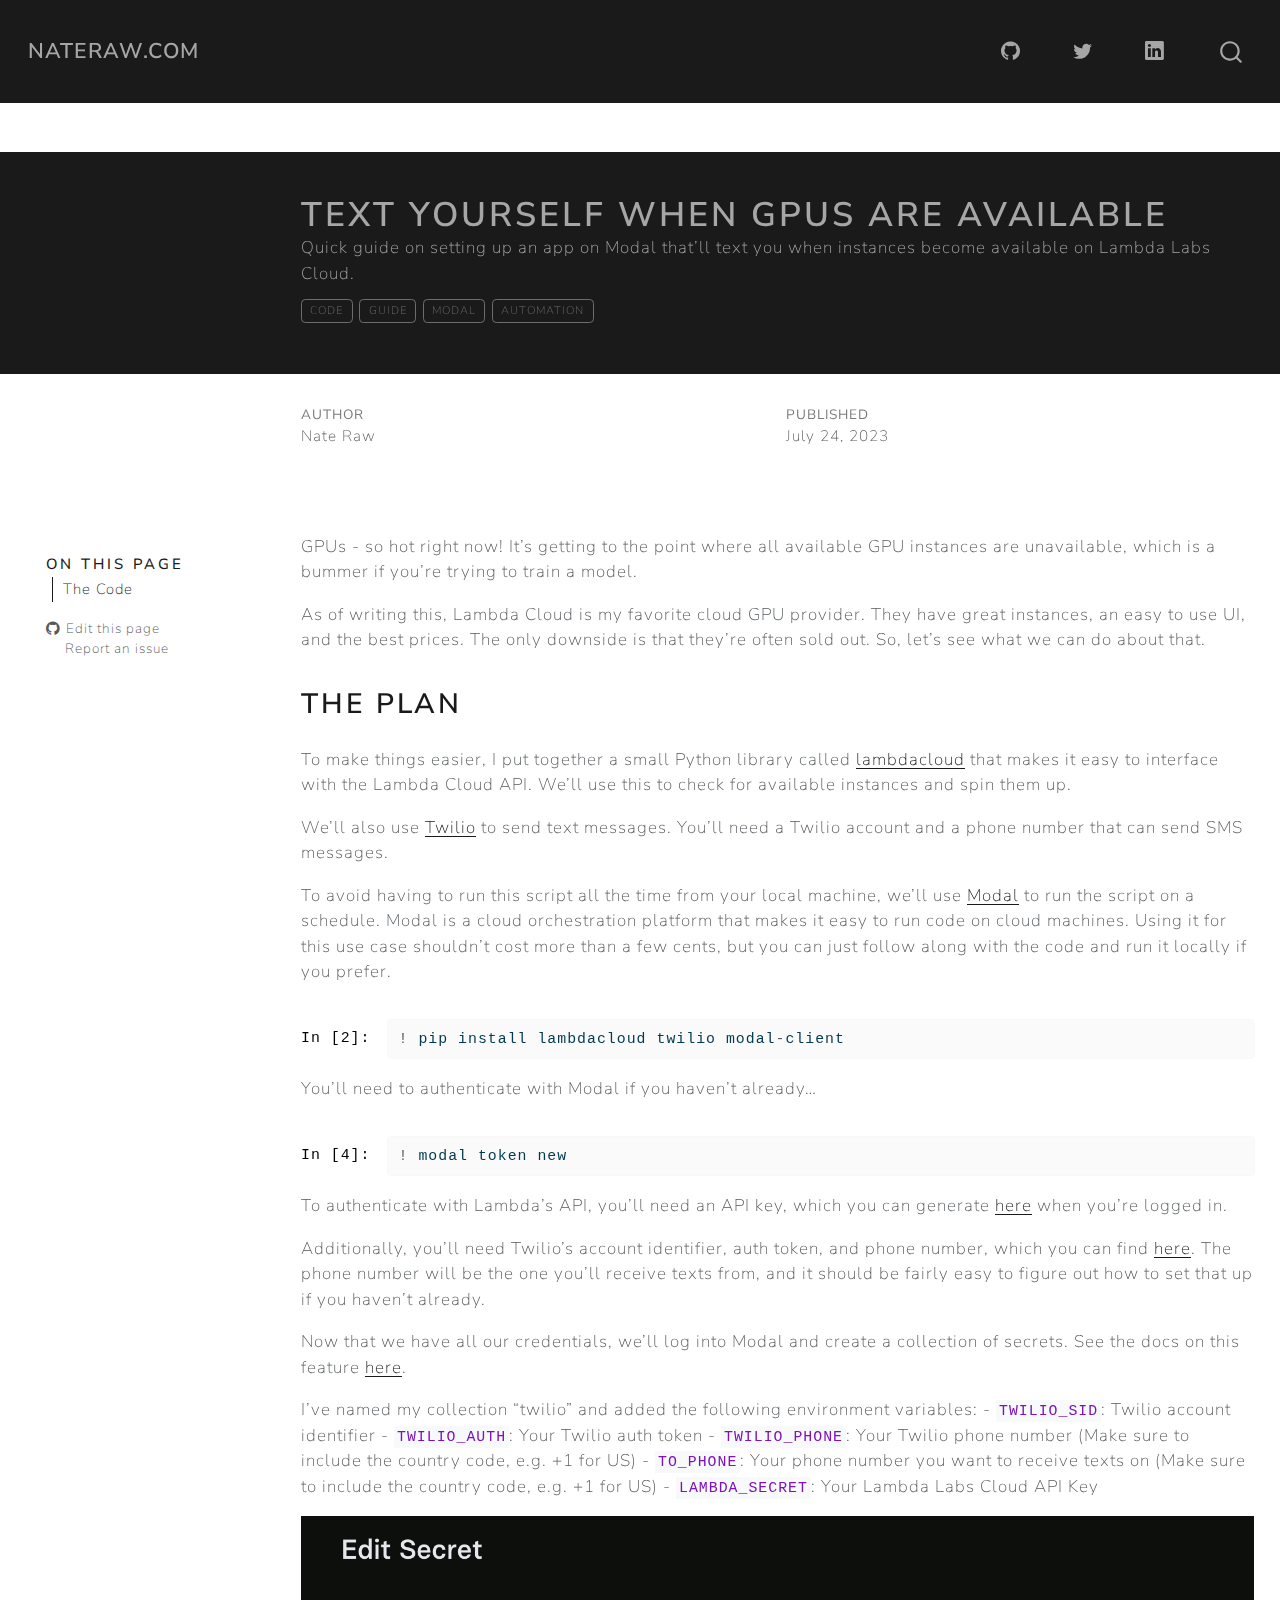
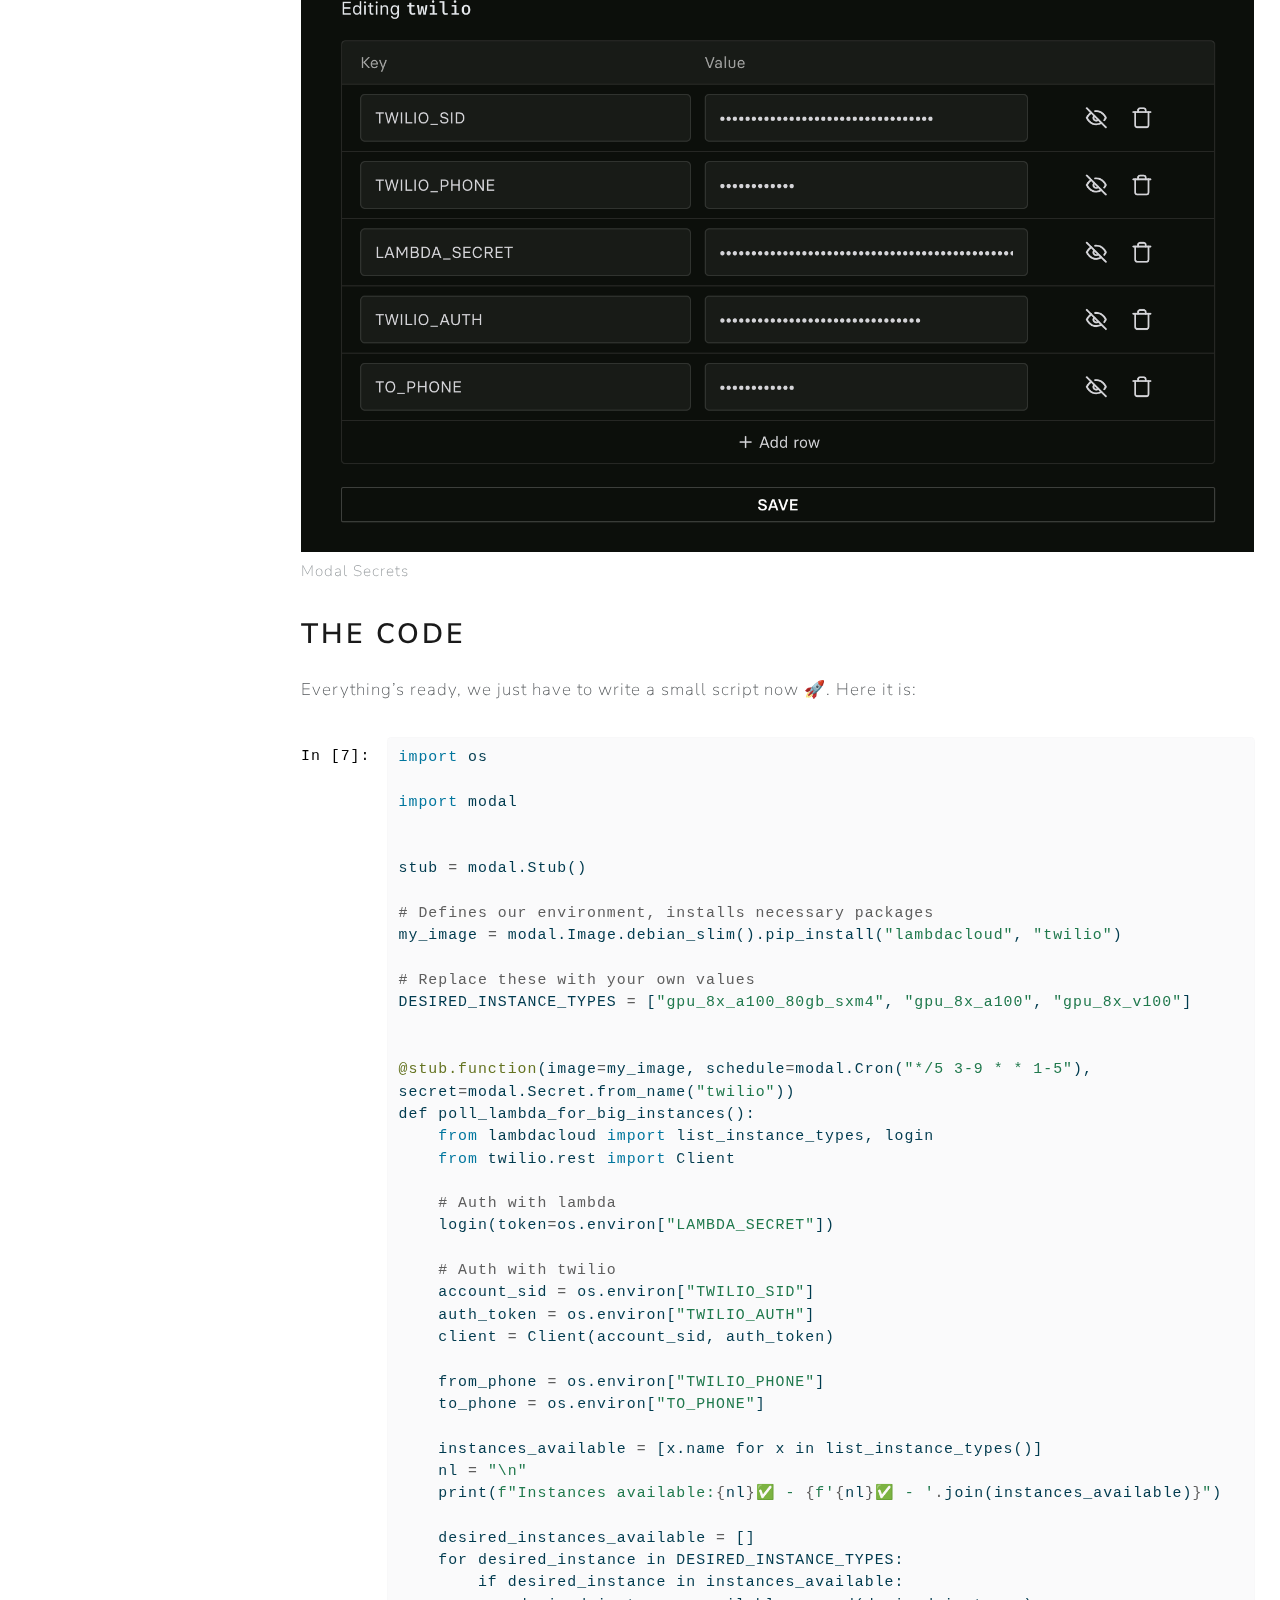
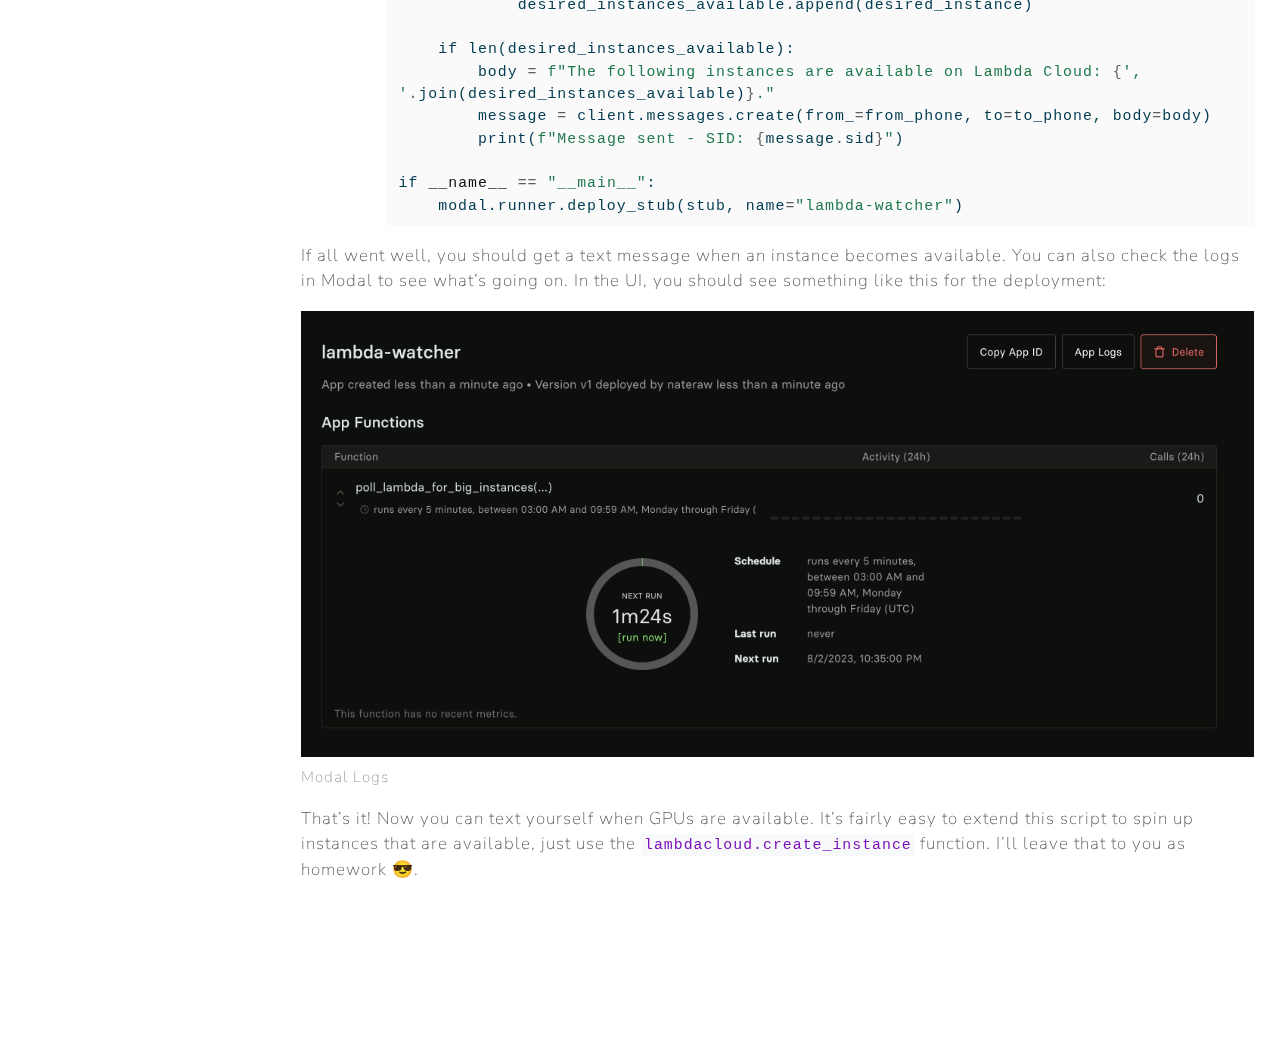
<file: posts/find_a_gpu_modal-preview.html>
<!DOCTYPE html>
<html xmlns="http://www.w3.org/1999/xhtml" lang="en" xml:lang="en"><head>
    <meta charset="utf-8">
    <meta name="generator" content="quarto-1.4.554">

    <meta name="viewport" content="width=device-width, initial-scale=1.0, user-scalable=yes">

    <meta name="author" content="Nate Raw">
    <meta name="dcterms.date" content="2023-07-24">
    <meta name="description" content="Quick guide on setting up an app on Modal that’ll text you when instances become available on Lambda Labs Cloud.">

    <title>nateraw.com - Text Yourself When GPUs Are Available</title>
    <style>
      code{white-space: pre-wrap;}
      span.smallcaps{font-variant: small-caps;}
      div.columns{display: flex; gap: min(4vw, 1.5em);}
      div.column{flex: auto; overflow-x: auto;}
      div.hanging-indent{margin-left: 1.5em; text-indent: -1.5em;}
      ul.task-list{list-style: none;}
      ul.task-list li input[type="checkbox"] {
        width: 0.8em;
        margin: 0 0.8em 0.2em -1em; /* quarto-specific, see https://github.com/quarto-dev/quarto-cli/issues/4556 */ 
        vertical-align: middle;
      }
      /* CSS for syntax highlighting */
      pre > code.sourceCode { white-space: pre; position: relative; }
      pre > code.sourceCode > span { line-height: 1.25; }
      pre > code.sourceCode > span:empty { height: 1.2em; }
      .sourceCode { overflow: visible; }
      code.sourceCode > span { color: inherit; text-decoration: inherit; }
      div.sourceCode { margin: 1em 0; }
      pre.sourceCode { margin: 0; }
      @media screen {
      div.sourceCode { overflow: auto; }
      }
      @media print {
      pre > code.sourceCode { white-space: pre-wrap; }
      pre > code.sourceCode > span { text-indent: -5em; padding-left: 5em; }
      }
      pre.numberSource code
        { counter-reset: source-line 0; }
      pre.numberSource code > span
        { position: relative; left: -4em; counter-increment: source-line; }
      pre.numberSource code > span > a:first-child::before
        { content: counter(source-line);
          position: relative; left: -1em; text-align: right; vertical-align: baseline;
          border: none; display: inline-block;
          -webkit-touch-callout: none; -webkit-user-select: none;
          -khtml-user-select: none; -moz-user-select: none;
          -ms-user-select: none; user-select: none;
          padding: 0 4px; width: 4em;
        }
      pre.numberSource { margin-left: 3em;  padding-left: 4px; }
      div.sourceCode
        {   }
      @media screen {
      pre > code.sourceCode > span > a:first-child::before { text-decoration: underline; }
      }
    </style>

    <style>
      body.hypothesis-enabled #quarto-embed-header {
        padding-right: 36px;
      }

      #quarto-embed-header {
        height: 3em;
        width: 100%;
        display: flex;
        justify-content: space-between;
        align-items: center;
        border-bottom: solid 1px;
      }

      #quarto-embed-header h6 {
        font-size: 1.1em;
        padding-top: 0.6em;
        margin-left: 1em;
        margin-right: 1em;
        font-weight: 400;
      }

      #quarto-embed-header a.quarto-back-link,
      #quarto-embed-header a.quarto-download-embed {
        font-size: 0.8em;
        margin-top: 1em;
        margin-bottom: 1em;
        margin-left: 1em;
        margin-right: 1em;
      }

      .quarto-back-container {
        padding-left: 0.5em;
        display: flex;
      }

      .headroom {
          will-change: transform;
          transition: transform 200ms linear;
      }

      .headroom--pinned {
          transform: translateY(0%);
      }

      .headroom--unpinned {
          transform: translateY(-100%);
      }      
    </style>

    <script>
    window.document.addEventListener("DOMContentLoaded", function () {

      var header = window.document.querySelector("#quarto-embed-header");
      const titleBannerEl = window.document.querySelector("body > #title-block-header");
      if (titleBannerEl) {
        titleBannerEl.style.paddingTop = header.clientHeight + "px";
      }
      const contentEl = window.document.getElementById('quarto-content');
      for (const child of contentEl.children) {
        child.style.paddingTop = header.clientHeight + "px";
        child.style.marginTop = "1em";
      }

      // Use the article root if the `back` call doesn't work. This isn't perfect
      // but should typically work
      window.quartoBackToArticle = () => {
        var currentUrl = window.location.href;
        window.history.back();
        setTimeout(() => {
            // if location was not changed in 100 ms, then there is no history back
            if(currentUrl === window.location.href){              
                // redirect to site root
                window.location.href = '/';
            }
        }, 100);
      }

      const headroom = new window.Headroom(header, {
        tolerance: 5,
        onPin: function () {
        },
        onUnpin: function () {
        },
      });
      headroom.init();
    });
    </script>

    
<script src="../site_libs/quarto-nav/quarto-nav.js"></script>
<script src="../site_libs/quarto-nav/headroom.min.js"></script>
<script src="../site_libs/clipboard/clipboard.min.js"></script>
<script src="../site_libs/quarto-search/autocomplete.umd.js"></script>
<script src="../site_libs/quarto-search/fuse.min.js"></script>
<script src="../site_libs/quarto-search/quarto-search.js"></script>
<meta name="quarto:offset" content="../">
<link href="../favicon.ico" rel="icon">
<script src="../site_libs/quarto-html/quarto.js"></script>
<script src="../site_libs/quarto-html/popper.min.js"></script>
<script src="../site_libs/quarto-html/tippy.umd.min.js"></script>
<script src="../site_libs/quarto-html/anchor.min.js"></script>
<link href="../site_libs/quarto-html/tippy.css" rel="stylesheet">
<link href="../site_libs/quarto-html/quarto-syntax-highlighting.css" rel="stylesheet" id="quarto-text-highlighting-styles">
<script src="../site_libs/bootstrap/bootstrap.min.js"></script>
<link href="../site_libs/bootstrap/bootstrap-icons.css" rel="stylesheet">
<link href="../site_libs/bootstrap/bootstrap.min.css" rel="stylesheet" id="quarto-bootstrap" data-mode="light">
     <script id="quarto-search-options" type="application/json">{
  "location": "navbar",
  "copy-button": false,
  "collapse-after": 3,
  "panel-placement": "end",
  "type": "overlay",
  "limit": 50,
  "keyboard-shortcut": [
    "f",
    "/",
    "s"
  ],
  "show-item-context": false,
  "language": {
    "search-no-results-text": "No results",
    "search-matching-documents-text": "matching documents",
    "search-copy-link-title": "Copy link to search",
    "search-hide-matches-text": "Hide additional matches",
    "search-more-match-text": "more match in this document",
    "search-more-matches-text": "more matches in this document",
    "search-clear-button-title": "Clear",
    "search-text-placeholder": "",
    "search-detached-cancel-button-title": "Cancel",
    "search-submit-button-title": "Submit",
    "search-label": "Search"
  }
}</script>  <script async="" src="https://www.googletagmanager.com/gtag/js?id=G-JZN5RBFRD7"></script>

<script type="text/javascript">

window.dataLayer = window.dataLayer || [];
function gtag(){dataLayer.push(arguments);}
gtag('js', new Date());
gtag('config', 'G-JZN5RBFRD7', { 'anonymize_ip': true});
</script>  
      <meta name="twitter:title" content="nateraw.com - Text Yourself When GPUs Are Available">
<meta name="twitter:description" content="Quick guide on setting up an app on Modal that’ll text you when instances become available on Lambda Labs Cloud.">
<meta name="twitter:image" content="https://www.nateraw.com/static/find_a_gpu_modal/thumbnail.jpg">
<meta name="twitter:card" content="summary_large_image">
</head>

  <body class="floating nav-fixed quarto-notebook">
    <div id="quarto-embed-header" class="headroom fixed-top bg-primary">
      
      <a onclick="window.quartoBackToArticle(); return false;" class="btn btn-primary quarto-back-link"><i class="bi bi-caret-left"></i> Back to Article</a>
      <h6><i class="bi bi-journal-code"></i> Find a gpu on modal</h6>

            <a href="../posts/find_a_gpu_modal.ipynb" class="btn btn-primary quarto-download-embed" download="find_a_gpu_modal.ipynb">Download Notebook</a>
          </div>

     <div id="quarto-search-results"></div>
  <header id="quarto-header" class="headroom fixed-top quarto-banner">
    <nav class="navbar navbar-expand-lg " data-bs-theme="dark">
      <div class="navbar-container container-fluid">
      <div class="navbar-brand-container mx-auto">
    <a class="navbar-brand" href="../index.html">
    <span class="navbar-title">nateraw.com</span>
    </a>
  </div>
            <div id="quarto-search" class="" title="Search"></div>
          <button class="navbar-toggler" type="button" data-bs-toggle="collapse" data-bs-target="#navbarCollapse" aria-controls="navbarCollapse" aria-expanded="false" aria-label="Toggle navigation" onclick="if (window.quartoToggleHeadroom) { window.quartoToggleHeadroom(); }">
  <span class="navbar-toggler-icon"></span>
</button>
          <div class="collapse navbar-collapse" id="navbarCollapse">
            <ul class="navbar-nav navbar-nav-scroll ms-auto">
  <li class="nav-item compact">
    <a class="nav-link" href="https://github.com/nateraw/"> <i class="bi bi-github" role="img">
</i> 
<span class="menu-text"></span></a>
  </li>  
  <li class="nav-item compact">
    <a class="nav-link" href="https://twitter.com/_nateraw"> <i class="bi bi-twitter" role="img">
</i> 
<span class="menu-text"></span></a>
  </li>  
  <li class="nav-item compact">
    <a class="nav-link" href="https://www.linkedin.com/in/Nathan-Raw/"> <i class="bi bi-linkedin" role="img">
</i> 
<span class="menu-text"></span></a>
  </li>  
</ul>
          </div> <!-- /navcollapse -->
          <div class="quarto-navbar-tools">
</div>
      </div> <!-- /container-fluid -->
    </nav>
</header>
<!-- content -->
<header id="title-block-header" class="quarto-title-block default toc-left page-columns page-full">
  <div class="quarto-title-banner page-columns page-full">
    <div class="quarto-title column-page-right">
      <h1 class="title">Text Yourself When GPUs Are Available</h1>
                  <div>
        <div class="description">
          Quick guide on setting up an app on Modal that’ll text you when instances become available on Lambda Labs Cloud.
        </div>
      </div>
                          <div class="quarto-categories">
                <div class="quarto-category">code</div>
                <div class="quarto-category">guide</div>
                <div class="quarto-category">modal</div>
                <div class="quarto-category">automation</div>
              </div>
                  </div>
  </div>
    
  
  <div class="quarto-title-meta column-page-right">

      <div>
      <div class="quarto-title-meta-heading">Author</div>
      <div class="quarto-title-meta-contents">
               <p>Nate Raw </p>
            </div>
    </div>
      
      <div>
      <div class="quarto-title-meta-heading">Published</div>
      <div class="quarto-title-meta-contents">
        <p class="date">July 24, 2023</p>
      </div>
    </div>
    
      
    </div>
    
  
  </header><div id="quarto-content" class="quarto-container page-columns page-rows-contents page-layout-full page-navbar">
<!-- sidebar -->
  <nav id="quarto-sidebar" class="sidebar collapse collapse-horizontal quarto-sidebar-collapse-item sidebar-navigation floating overflow-auto">
    <nav id="TOC" role="doc-toc" class="toc-active">
    <h2 id="toc-title">On this page</h2>
   
  <ul>
  <li><a href="#the-code" id="toc-the-code" class="nav-link active" data-scroll-target="#the-code">The Code</a></li>
  </ul>
<div class="toc-actions"><ul><li><a href="https://github.dev/nateraw/naterawdotcom/blob/main/posts/find_a_gpu_modal.ipynb" class="toc-action"><i class="bi bi-github"></i>Edit this page</a></li><li><a href="https://github.com/nateraw/naterawdotcom/issues/new" class="toc-action"><i class="bi empty"></i>Report an issue</a></li></ul></div></nav>
</nav>
<div id="quarto-sidebar-glass" class="quarto-sidebar-collapse-item" data-bs-toggle="collapse" data-bs-target=".quarto-sidebar-collapse-item"></div>
<!-- margin-sidebar -->
    <div id="quarto-margin-sidebar" class="sidebar margin-sidebar zindex-bottom">
    </div>
<!-- main -->
<main class="content quarto-banner-title-block column-page-right" id="quarto-document-content">      
     <div id="cell-1" class="cell markdown">
<p>GPUs - so hot right now! It’s getting to the point where all available GPU instances are unavailable, which is a bummer if you’re trying to train a model.</p>
<p>As of writing this, Lambda Cloud is my favorite cloud GPU provider. They have great instances, an easy to use UI, and the best prices. The only downside is that they’re often sold out. So, let’s see what we can do about that.</p>
<section id="the-plan" class="level2">
<h2 class="anchored" data-anchor-id="the-plan">The Plan</h2>
<p>To make things easier, I put together a small Python library called <a href="https://github.com/nateraw/lambdacloud">lambdacloud</a> that makes it easy to interface with the Lambda Cloud API. We’ll use this to check for available instances and spin them up.</p>
<p>We’ll also use <a href="https://twilio.com">Twilio</a> to send text messages. You’ll need a Twilio account and a phone number that can send SMS messages.</p>
<p>To avoid having to run this script all the time from your local machine, we’ll use <a href="https://modal.com">Modal</a> to run the script on a schedule. Modal is a cloud orchestration platform that makes it easy to run code on cloud machines. Using it for this use case shouldn’t cost more than a few cents, but you can just follow along with the code and run it locally if you prefer.</p>
</section>
</div>
<div class="cell-container"><div class="cell-decorator"><pre>In [2]:</pre></div><div id="cell-2" class="cell">
<div class="sourceCode cell-code" id="cb1"><pre class="sourceCode python code-with-copy"><code class="sourceCode python"><span id="cb1-1"><a href="#cb1-1" aria-hidden="true" tabindex="-1"></a><span class="op">!</span> pip install lambdacloud twilio modal<span class="op">-</span>client</span></code><button title="Copy to Clipboard" class="code-copy-button"><i class="bi"></i></button></pre></div>
</div></div>
<div id="cell-3" class="cell markdown">
<p>You’ll need to authenticate with Modal if you haven’t already…</p>
</div>
<div class="cell-container"><div class="cell-decorator"><pre>In [4]:</pre></div><div id="cell-4" class="cell">
<div class="sourceCode cell-code" id="cb2"><pre class="sourceCode python code-with-copy"><code class="sourceCode python"><span id="cb2-1"><a href="#cb2-1" aria-hidden="true" tabindex="-1"></a><span class="op">!</span> modal token new</span></code><button title="Copy to Clipboard" class="code-copy-button"><i class="bi"></i></button></pre></div>
</div></div>
<div id="cell-5" class="cell markdown">
<p>To authenticate with Lambda’s API, you’ll need an API key, which you can generate <a href="https://cloud.lambdalabs.com/api-keys">here</a> when you’re logged in.</p>
<p>Additionally, you’ll need Twilio’s account identifier, auth token, and phone number, which you can find <a href="https://www.twilio.com/console">here</a>. The phone number will be the one you’ll receive texts from, and it should be fairly easy to figure out how to set that up if you haven’t already.</p>
<p>Now that we have all our credentials, we’ll log into Modal and create a collection of secrets. See the docs on this feature <a href="https://modal.com/docs/guide/secrets">here</a>.</p>
<p>I’ve named my collection “twilio” and added the following environment variables: - <code>TWILIO_SID</code>: Twilio account identifier - <code>TWILIO_AUTH</code>: Your Twilio auth token - <code>TWILIO_PHONE</code>: Your Twilio phone number (Make sure to include the country code, e.g.&nbsp;+1 for US) - <code>TO_PHONE</code>: Your phone number you want to receive texts on (Make sure to include the country code, e.g.&nbsp;+1 for US) - <code>LAMBDA_SECRET</code>: Your Lambda Labs Cloud API Key</p>
<div class="quarto-figure quarto-figure-center">
<figure class="figure">
<p><img src="../static/find_a_gpu_modal/modal_secrets.jpg" class="img-fluid figure-img"></p>
<figcaption>Modal Secrets</figcaption>
</figure>
</div>
</div>
<div id="cell-6" class="cell markdown">
<section id="the-code" class="level2">
<h2 class="anchored" data-anchor-id="the-code">The Code</h2>
<p>Everything’s ready, we just have to write a small script now 🚀. Here it is:</p>
</section>
</div>
<div class="cell-container"><div class="cell-decorator"><pre>In [7]:</pre></div><div id="cell-7" class="cell">
<div class="sourceCode cell-code" id="cb3"><pre class="sourceCode python code-with-copy"><code class="sourceCode python"><span id="cb3-1"><a href="#cb3-1" aria-hidden="true" tabindex="-1"></a><span class="im">import</span> os</span>
<span id="cb3-2"><a href="#cb3-2" aria-hidden="true" tabindex="-1"></a></span>
<span id="cb3-3"><a href="#cb3-3" aria-hidden="true" tabindex="-1"></a><span class="im">import</span> modal</span>
<span id="cb3-4"><a href="#cb3-4" aria-hidden="true" tabindex="-1"></a></span>
<span id="cb3-5"><a href="#cb3-5" aria-hidden="true" tabindex="-1"></a></span>
<span id="cb3-6"><a href="#cb3-6" aria-hidden="true" tabindex="-1"></a>stub <span class="op">=</span> modal.Stub()</span>
<span id="cb3-7"><a href="#cb3-7" aria-hidden="true" tabindex="-1"></a></span>
<span id="cb3-8"><a href="#cb3-8" aria-hidden="true" tabindex="-1"></a><span class="co"># Defines our environment, installs necessary packages</span></span>
<span id="cb3-9"><a href="#cb3-9" aria-hidden="true" tabindex="-1"></a>my_image <span class="op">=</span> modal.Image.debian_slim().pip_install(<span class="st">"lambdacloud"</span>, <span class="st">"twilio"</span>)</span>
<span id="cb3-10"><a href="#cb3-10" aria-hidden="true" tabindex="-1"></a></span>
<span id="cb3-11"><a href="#cb3-11" aria-hidden="true" tabindex="-1"></a><span class="co"># Replace these with your own values</span></span>
<span id="cb3-12"><a href="#cb3-12" aria-hidden="true" tabindex="-1"></a>DESIRED_INSTANCE_TYPES <span class="op">=</span> [<span class="st">"gpu_8x_a100_80gb_sxm4"</span>, <span class="st">"gpu_8x_a100"</span>, <span class="st">"gpu_8x_v100"</span>]</span>
<span id="cb3-13"><a href="#cb3-13" aria-hidden="true" tabindex="-1"></a></span>
<span id="cb3-14"><a href="#cb3-14" aria-hidden="true" tabindex="-1"></a></span>
<span id="cb3-15"><a href="#cb3-15" aria-hidden="true" tabindex="-1"></a><span class="at">@stub.function</span>(image<span class="op">=</span>my_image, schedule<span class="op">=</span>modal.Cron(<span class="st">"*/5 3-9 * * 1-5"</span>), secret<span class="op">=</span>modal.Secret.from_name(<span class="st">"twilio"</span>))</span>
<span id="cb3-16"><a href="#cb3-16" aria-hidden="true" tabindex="-1"></a><span class="kw">def</span> poll_lambda_for_big_instances():</span>
<span id="cb3-17"><a href="#cb3-17" aria-hidden="true" tabindex="-1"></a>    <span class="im">from</span> lambdacloud <span class="im">import</span> list_instance_types, login</span>
<span id="cb3-18"><a href="#cb3-18" aria-hidden="true" tabindex="-1"></a>    <span class="im">from</span> twilio.rest <span class="im">import</span> Client</span>
<span id="cb3-19"><a href="#cb3-19" aria-hidden="true" tabindex="-1"></a></span>
<span id="cb3-20"><a href="#cb3-20" aria-hidden="true" tabindex="-1"></a>    <span class="co"># Auth with lambda</span></span>
<span id="cb3-21"><a href="#cb3-21" aria-hidden="true" tabindex="-1"></a>    login(token<span class="op">=</span>os.environ[<span class="st">"LAMBDA_SECRET"</span>])</span>
<span id="cb3-22"><a href="#cb3-22" aria-hidden="true" tabindex="-1"></a></span>
<span id="cb3-23"><a href="#cb3-23" aria-hidden="true" tabindex="-1"></a>    <span class="co"># Auth with twilio</span></span>
<span id="cb3-24"><a href="#cb3-24" aria-hidden="true" tabindex="-1"></a>    account_sid <span class="op">=</span> os.environ[<span class="st">"TWILIO_SID"</span>]</span>
<span id="cb3-25"><a href="#cb3-25" aria-hidden="true" tabindex="-1"></a>    auth_token <span class="op">=</span> os.environ[<span class="st">"TWILIO_AUTH"</span>]</span>
<span id="cb3-26"><a href="#cb3-26" aria-hidden="true" tabindex="-1"></a>    client <span class="op">=</span> Client(account_sid, auth_token)</span>
<span id="cb3-27"><a href="#cb3-27" aria-hidden="true" tabindex="-1"></a></span>
<span id="cb3-28"><a href="#cb3-28" aria-hidden="true" tabindex="-1"></a>    from_phone <span class="op">=</span> os.environ[<span class="st">"TWILIO_PHONE"</span>]</span>
<span id="cb3-29"><a href="#cb3-29" aria-hidden="true" tabindex="-1"></a>    to_phone <span class="op">=</span> os.environ[<span class="st">"TO_PHONE"</span>]</span>
<span id="cb3-30"><a href="#cb3-30" aria-hidden="true" tabindex="-1"></a></span>
<span id="cb3-31"><a href="#cb3-31" aria-hidden="true" tabindex="-1"></a>    instances_available <span class="op">=</span> [x.name <span class="cf">for</span> x <span class="kw">in</span> list_instance_types()]</span>
<span id="cb3-32"><a href="#cb3-32" aria-hidden="true" tabindex="-1"></a>    nl <span class="op">=</span> <span class="st">"</span><span class="ch">\n</span><span class="st">"</span></span>
<span id="cb3-33"><a href="#cb3-33" aria-hidden="true" tabindex="-1"></a>    <span class="bu">print</span>(<span class="ss">f"Instances available:</span><span class="sc">{</span>nl<span class="sc">}</span><span class="ss">✅ - </span><span class="sc">{</span><span class="ss">f'</span><span class="sc">{</span>nl<span class="sc">}</span><span class="ss">✅ - '</span><span class="sc">.</span>join(instances_available)<span class="sc">}</span><span class="ss">"</span>)</span>
<span id="cb3-34"><a href="#cb3-34" aria-hidden="true" tabindex="-1"></a></span>
<span id="cb3-35"><a href="#cb3-35" aria-hidden="true" tabindex="-1"></a>    desired_instances_available <span class="op">=</span> []</span>
<span id="cb3-36"><a href="#cb3-36" aria-hidden="true" tabindex="-1"></a>    <span class="cf">for</span> desired_instance <span class="kw">in</span> DESIRED_INSTANCE_TYPES:</span>
<span id="cb3-37"><a href="#cb3-37" aria-hidden="true" tabindex="-1"></a>        <span class="cf">if</span> desired_instance <span class="kw">in</span> instances_available:</span>
<span id="cb3-38"><a href="#cb3-38" aria-hidden="true" tabindex="-1"></a>            desired_instances_available.append(desired_instance)</span>
<span id="cb3-39"><a href="#cb3-39" aria-hidden="true" tabindex="-1"></a></span>
<span id="cb3-40"><a href="#cb3-40" aria-hidden="true" tabindex="-1"></a>    <span class="cf">if</span> <span class="bu">len</span>(desired_instances_available):</span>
<span id="cb3-41"><a href="#cb3-41" aria-hidden="true" tabindex="-1"></a>        body <span class="op">=</span> <span class="ss">f"The following instances are available on Lambda Cloud: </span><span class="sc">{</span><span class="st">', '</span><span class="sc">.</span>join(desired_instances_available)<span class="sc">}</span><span class="ss">."</span></span>
<span id="cb3-42"><a href="#cb3-42" aria-hidden="true" tabindex="-1"></a>        message <span class="op">=</span> client.messages.create(from_<span class="op">=</span>from_phone, to<span class="op">=</span>to_phone, body<span class="op">=</span>body)</span>
<span id="cb3-43"><a href="#cb3-43" aria-hidden="true" tabindex="-1"></a>        <span class="bu">print</span>(<span class="ss">f"Message sent - SID: </span><span class="sc">{</span>message<span class="sc">.</span>sid<span class="sc">}</span><span class="ss">"</span>)</span>
<span id="cb3-44"><a href="#cb3-44" aria-hidden="true" tabindex="-1"></a></span>
<span id="cb3-45"><a href="#cb3-45" aria-hidden="true" tabindex="-1"></a><span class="cf">if</span> <span class="va">__name__</span> <span class="op">==</span> <span class="st">"__main__"</span>:</span>
<span id="cb3-46"><a href="#cb3-46" aria-hidden="true" tabindex="-1"></a>    modal.runner.deploy_stub(stub, name<span class="op">=</span><span class="st">"lambda-watcher"</span>)</span></code><button title="Copy to Clipboard" class="code-copy-button"><i class="bi"></i></button></pre></div>
</div></div>
<div id="cell-8" class="cell markdown">
<p>If all went well, you should get a text message when an instance becomes available. You can also check the logs in Modal to see what’s going on. In the UI, you should see something like this for the deployment:</p>
<div class="quarto-figure quarto-figure-center">
<figure class="figure">
<p><img src="../static/find_a_gpu_modal/modal_logs.jpg" class="img-fluid figure-img"></p>
<figcaption>Modal Logs</figcaption>
</figure>
</div>
</div>
<div id="cell-9" class="cell markdown">
<p>That’s it! Now you can text yourself when GPUs are available. It’s fairly easy to extend this script to spin up instances that are available, just use the <code>lambdacloud.create_instance</code> function. I’ll leave that to you as homework 😎.</p>
</div>


     </main> <!-- /main -->  <script id="quarto-html-after-body" type="application/javascript">
window.document.addEventListener("DOMContentLoaded", function (event) {
  const toggleBodyColorMode = (bsSheetEl) => {
    const mode = bsSheetEl.getAttribute("data-mode");
    const bodyEl = window.document.querySelector("body");
    if (mode === "dark") {
      bodyEl.classList.add("quarto-dark");
      bodyEl.classList.remove("quarto-light");
    } else {
      bodyEl.classList.add("quarto-light");
      bodyEl.classList.remove("quarto-dark");
    }
  }
  const toggleBodyColorPrimary = () => {
    const bsSheetEl = window.document.querySelector("link#quarto-bootstrap");
    if (bsSheetEl) {
      toggleBodyColorMode(bsSheetEl);
    }
  }
  toggleBodyColorPrimary();  
  const icon = "";
  const anchorJS = new window.AnchorJS();
  anchorJS.options = {
    placement: 'right',
    icon: icon
  };
  anchorJS.add('.anchored');
  const isCodeAnnotation = (el) => {
    for (const clz of el.classList) {
      if (clz.startsWith('code-annotation-')) {                     
        return true;
      }
    }
    return false;
  }
  const clipboard = new window.ClipboardJS('.code-copy-button', {
    text: function(trigger) {
      const codeEl = trigger.previousElementSibling.cloneNode(true);
      for (const childEl of codeEl.children) {
        if (isCodeAnnotation(childEl)) {
          childEl.remove();
        }
      }
      return codeEl.innerText;
    }
  });
  clipboard.on('success', function(e) {
    // button target
    const button = e.trigger;
    // don't keep focus
    button.blur();
    // flash "checked"
    button.classList.add('code-copy-button-checked');
    var currentTitle = button.getAttribute("title");
    button.setAttribute("title", "Copied!");
    let tooltip;
    if (window.bootstrap) {
      button.setAttribute("data-bs-toggle", "tooltip");
      button.setAttribute("data-bs-placement", "left");
      button.setAttribute("data-bs-title", "Copied!");
      tooltip = new bootstrap.Tooltip(button, 
        { trigger: "manual", 
          customClass: "code-copy-button-tooltip",
          offset: [0, -8]});
      tooltip.show();    
    }
    setTimeout(function() {
      if (tooltip) {
        tooltip.hide();
        button.removeAttribute("data-bs-title");
        button.removeAttribute("data-bs-toggle");
        button.removeAttribute("data-bs-placement");
      }
      button.setAttribute("title", currentTitle);
      button.classList.remove('code-copy-button-checked');
    }, 1000);
    // clear code selection
    e.clearSelection();
  });
    var localhostRegex = new RegExp(/^(?:http|https):\/\/localhost\:?[0-9]*\//);
    var mailtoRegex = new RegExp(/^mailto:/);
      var filterRegex = new RegExp("https:\/\/www\.nateraw\.com");
    var isInternal = (href) => {
        return filterRegex.test(href) || localhostRegex.test(href) || mailtoRegex.test(href);
    }
    // Inspect non-navigation links and adorn them if external
 	var links = window.document.querySelectorAll('a[href]:not(.nav-link):not(.navbar-brand):not(.toc-action):not(.sidebar-link):not(.sidebar-item-toggle):not(.pagination-link):not(.no-external):not([aria-hidden]):not(.dropdown-item):not(.quarto-navigation-tool)');
    for (var i=0; i<links.length; i++) {
      const link = links[i];
      if (!isInternal(link.href)) {
        // undo the damage that might have been done by quarto-nav.js in the case of
        // links that we want to consider external
        if (link.dataset.originalHref !== undefined) {
          link.href = link.dataset.originalHref;
        }
      }
    }
  function tippyHover(el, contentFn, onTriggerFn, onUntriggerFn) {
    const config = {
      allowHTML: true,
      maxWidth: 500,
      delay: 100,
      arrow: false,
      appendTo: function(el) {
          return el.parentElement;
      },
      interactive: true,
      interactiveBorder: 10,
      theme: 'quarto',
      placement: 'bottom-start',
    };
    if (contentFn) {
      config.content = contentFn;
    }
    if (onTriggerFn) {
      config.onTrigger = onTriggerFn;
    }
    if (onUntriggerFn) {
      config.onUntrigger = onUntriggerFn;
    }
    window.tippy(el, config); 
  }
  const noterefs = window.document.querySelectorAll('a[role="doc-noteref"]');
  for (var i=0; i<noterefs.length; i++) {
    const ref = noterefs[i];
    tippyHover(ref, function() {
      // use id or data attribute instead here
      let href = ref.getAttribute('data-footnote-href') || ref.getAttribute('href');
      try { href = new URL(href).hash; } catch {}
      const id = href.replace(/^#\/?/, "");
      const note = window.document.getElementById(id);
      if (note) {
        return note.innerHTML;
      } else {
        return "";
      }
    });
  }
  const xrefs = window.document.querySelectorAll('a.quarto-xref');
  const processXRef = (id, note) => {
    // Strip column container classes
    const stripColumnClz = (el) => {
      el.classList.remove("page-full", "page-columns");
      if (el.children) {
        for (const child of el.children) {
          stripColumnClz(child);
        }
      }
    }
    stripColumnClz(note)
    if (id === null || id.startsWith('sec-')) {
      // Special case sections, only their first couple elements
      const container = document.createElement("div");
      if (note.children && note.children.length > 2) {
        container.appendChild(note.children[0].cloneNode(true));
        for (let i = 1; i < note.children.length; i++) {
          const child = note.children[i];
          if (child.tagName === "P" && child.innerText === "") {
            continue;
          } else {
            container.appendChild(child.cloneNode(true));
            break;
          }
        }
        if (window.Quarto?.typesetMath) {
          window.Quarto.typesetMath(container);
        }
        return container.innerHTML
      } else {
        if (window.Quarto?.typesetMath) {
          window.Quarto.typesetMath(note);
        }
        return note.innerHTML;
      }
    } else {
      // Remove any anchor links if they are present
      const anchorLink = note.querySelector('a.anchorjs-link');
      if (anchorLink) {
        anchorLink.remove();
      }
      if (window.Quarto?.typesetMath) {
        window.Quarto.typesetMath(note);
      }
      // TODO in 1.5, we should make sure this works without a callout special case
      if (note.classList.contains("callout")) {
        return note.outerHTML;
      } else {
        return note.innerHTML;
      }
    }
  }
  for (var i=0; i<xrefs.length; i++) {
    const xref = xrefs[i];
    tippyHover(xref, undefined, function(instance) {
      instance.disable();
      let url = xref.getAttribute('href');
      let hash = undefined; 
      if (url.startsWith('#')) {
        hash = url;
      } else {
        try { hash = new URL(url).hash; } catch {}
      }
      if (hash) {
        const id = hash.replace(/^#\/?/, "");
        const note = window.document.getElementById(id);
        if (note !== null) {
          try {
            const html = processXRef(id, note.cloneNode(true));
            instance.setContent(html);
          } finally {
            instance.enable();
            instance.show();
          }
        } else {
          // See if we can fetch this
          fetch(url.split('#')[0])
          .then(res => res.text())
          .then(html => {
            const parser = new DOMParser();
            const htmlDoc = parser.parseFromString(html, "text/html");
            const note = htmlDoc.getElementById(id);
            if (note !== null) {
              const html = processXRef(id, note);
              instance.setContent(html);
            } 
          }).finally(() => {
            instance.enable();
            instance.show();
          });
        }
      } else {
        // See if we can fetch a full url (with no hash to target)
        // This is a special case and we should probably do some content thinning / targeting
        fetch(url)
        .then(res => res.text())
        .then(html => {
          const parser = new DOMParser();
          const htmlDoc = parser.parseFromString(html, "text/html");
          const note = htmlDoc.querySelector('main.content');
          if (note !== null) {
            // This should only happen for chapter cross references
            // (since there is no id in the URL)
            // remove the first header
            if (note.children.length > 0 && note.children[0].tagName === "HEADER") {
              note.children[0].remove();
            }
            const html = processXRef(null, note);
            instance.setContent(html);
          } 
        }).finally(() => {
          instance.enable();
          instance.show();
        });
      }
    }, function(instance) {
    });
  }
      let selectedAnnoteEl;
      const selectorForAnnotation = ( cell, annotation) => {
        let cellAttr = 'data-code-cell="' + cell + '"';
        let lineAttr = 'data-code-annotation="' +  annotation + '"';
        const selector = 'span[' + cellAttr + '][' + lineAttr + ']';
        return selector;
      }
      const selectCodeLines = (annoteEl) => {
        const doc = window.document;
        const targetCell = annoteEl.getAttribute("data-target-cell");
        const targetAnnotation = annoteEl.getAttribute("data-target-annotation");
        const annoteSpan = window.document.querySelector(selectorForAnnotation(targetCell, targetAnnotation));
        const lines = annoteSpan.getAttribute("data-code-lines").split(",");
        const lineIds = lines.map((line) => {
          return targetCell + "-" + line;
        })
        let top = null;
        let height = null;
        let parent = null;
        if (lineIds.length > 0) {
            //compute the position of the single el (top and bottom and make a div)
            const el = window.document.getElementById(lineIds[0]);
            top = el.offsetTop;
            height = el.offsetHeight;
            parent = el.parentElement.parentElement;
          if (lineIds.length > 1) {
            const lastEl = window.document.getElementById(lineIds[lineIds.length - 1]);
            const bottom = lastEl.offsetTop + lastEl.offsetHeight;
            height = bottom - top;
          }
          if (top !== null && height !== null && parent !== null) {
            // cook up a div (if necessary) and position it 
            let div = window.document.getElementById("code-annotation-line-highlight");
            if (div === null) {
              div = window.document.createElement("div");
              div.setAttribute("id", "code-annotation-line-highlight");
              div.style.position = 'absolute';
              parent.appendChild(div);
            }
            div.style.top = top - 2 + "px";
            div.style.height = height + 4 + "px";
            div.style.left = 0;
            let gutterDiv = window.document.getElementById("code-annotation-line-highlight-gutter");
            if (gutterDiv === null) {
              gutterDiv = window.document.createElement("div");
              gutterDiv.setAttribute("id", "code-annotation-line-highlight-gutter");
              gutterDiv.style.position = 'absolute';
              const codeCell = window.document.getElementById(targetCell);
              const gutter = codeCell.querySelector('.code-annotation-gutter');
              gutter.appendChild(gutterDiv);
            }
            gutterDiv.style.top = top - 2 + "px";
            gutterDiv.style.height = height + 4 + "px";
          }
          selectedAnnoteEl = annoteEl;
        }
      };
      const unselectCodeLines = () => {
        const elementsIds = ["code-annotation-line-highlight", "code-annotation-line-highlight-gutter"];
        elementsIds.forEach((elId) => {
          const div = window.document.getElementById(elId);
          if (div) {
            div.remove();
          }
        });
        selectedAnnoteEl = undefined;
      };
        // Handle positioning of the toggle
    window.addEventListener(
      "resize",
      throttle(() => {
        elRect = undefined;
        if (selectedAnnoteEl) {
          selectCodeLines(selectedAnnoteEl);
        }
      }, 10)
    );
    function throttle(fn, ms) {
    let throttle = false;
    let timer;
      return (...args) => {
        if(!throttle) { // first call gets through
            fn.apply(this, args);
            throttle = true;
        } else { // all the others get throttled
            if(timer) clearTimeout(timer); // cancel #2
            timer = setTimeout(() => {
              fn.apply(this, args);
              timer = throttle = false;
            }, ms);
        }
      };
    }
      // Attach click handler to the DT
      const annoteDls = window.document.querySelectorAll('dt[data-target-cell]');
      for (const annoteDlNode of annoteDls) {
        annoteDlNode.addEventListener('click', (event) => {
          const clickedEl = event.target;
          if (clickedEl !== selectedAnnoteEl) {
            unselectCodeLines();
            const activeEl = window.document.querySelector('dt[data-target-cell].code-annotation-active');
            if (activeEl) {
              activeEl.classList.remove('code-annotation-active');
            }
            selectCodeLines(clickedEl);
            clickedEl.classList.add('code-annotation-active');
          } else {
            // Unselect the line
            unselectCodeLines();
            clickedEl.classList.remove('code-annotation-active');
          }
        });
      }
  const findCites = (el) => {
    const parentEl = el.parentElement;
    if (parentEl) {
      const cites = parentEl.dataset.cites;
      if (cites) {
        return {
          el,
          cites: cites.split(' ')
        };
      } else {
        return findCites(el.parentElement)
      }
    } else {
      return undefined;
    }
  };
  var bibliorefs = window.document.querySelectorAll('a[role="doc-biblioref"]');
  for (var i=0; i<bibliorefs.length; i++) {
    const ref = bibliorefs[i];
    const citeInfo = findCites(ref);
    if (citeInfo) {
      tippyHover(citeInfo.el, function() {
        var popup = window.document.createElement('div');
        citeInfo.cites.forEach(function(cite) {
          var citeDiv = window.document.createElement('div');
          citeDiv.classList.add('hanging-indent');
          citeDiv.classList.add('csl-entry');
          var biblioDiv = window.document.getElementById('ref-' + cite);
          if (biblioDiv) {
            citeDiv.innerHTML = biblioDiv.innerHTML;
          }
          popup.appendChild(citeDiv);
        });
        return popup.innerHTML;
      });
    }
  }
});
</script>  </div> <!-- /content --> 
  
<footer class="footer"><div class="nav-footer"><div class="nav-footer-center"><div class="toc-actions d-sm-block d-md-none"><ul><li><a href="https://github.dev/nateraw/naterawdotcom/blob/main/posts/find_a_gpu_modal.ipynb" class="toc-action"><i class="bi bi-github"></i>Edit this page</a></li><li><a href="https://github.com/nateraw/naterawdotcom/issues/new" class="toc-action"><i class="bi empty"></i>Report an issue</a></li></ul></div></div></div></footer></body></html>
</file>
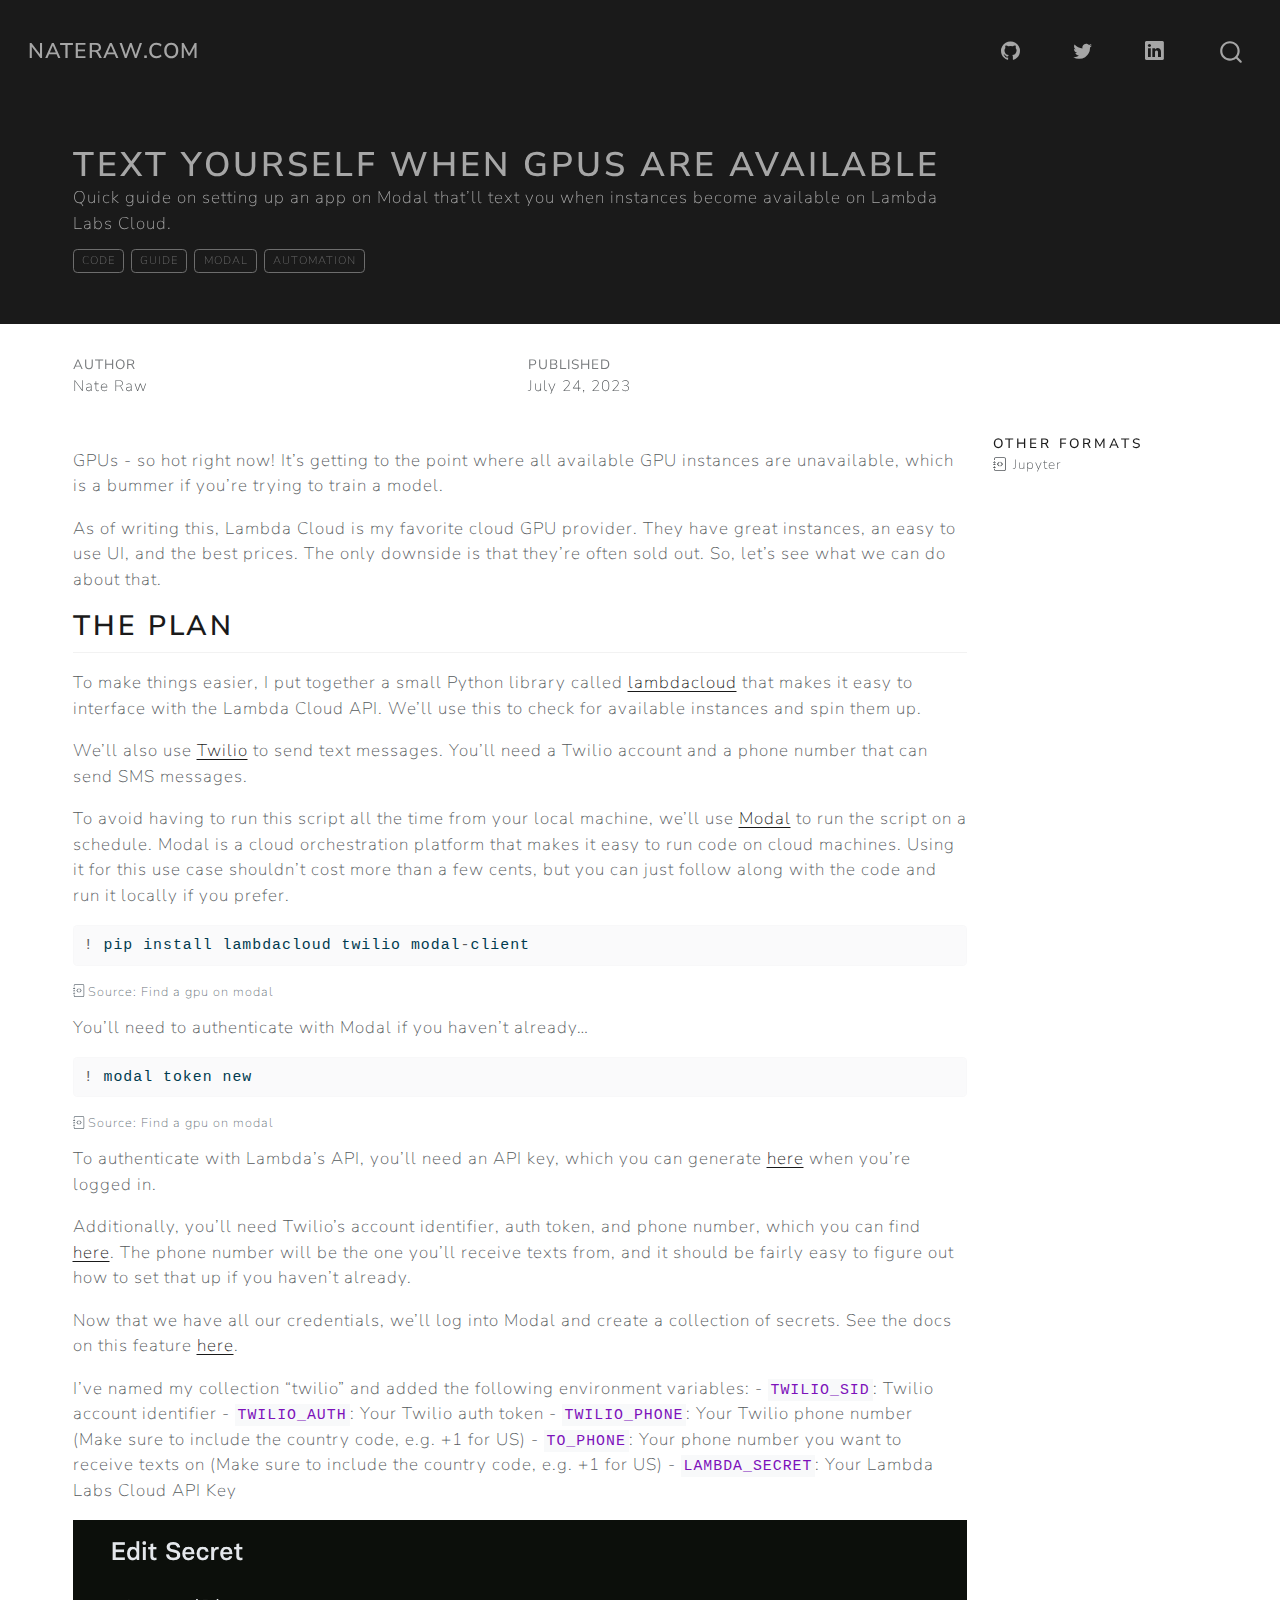
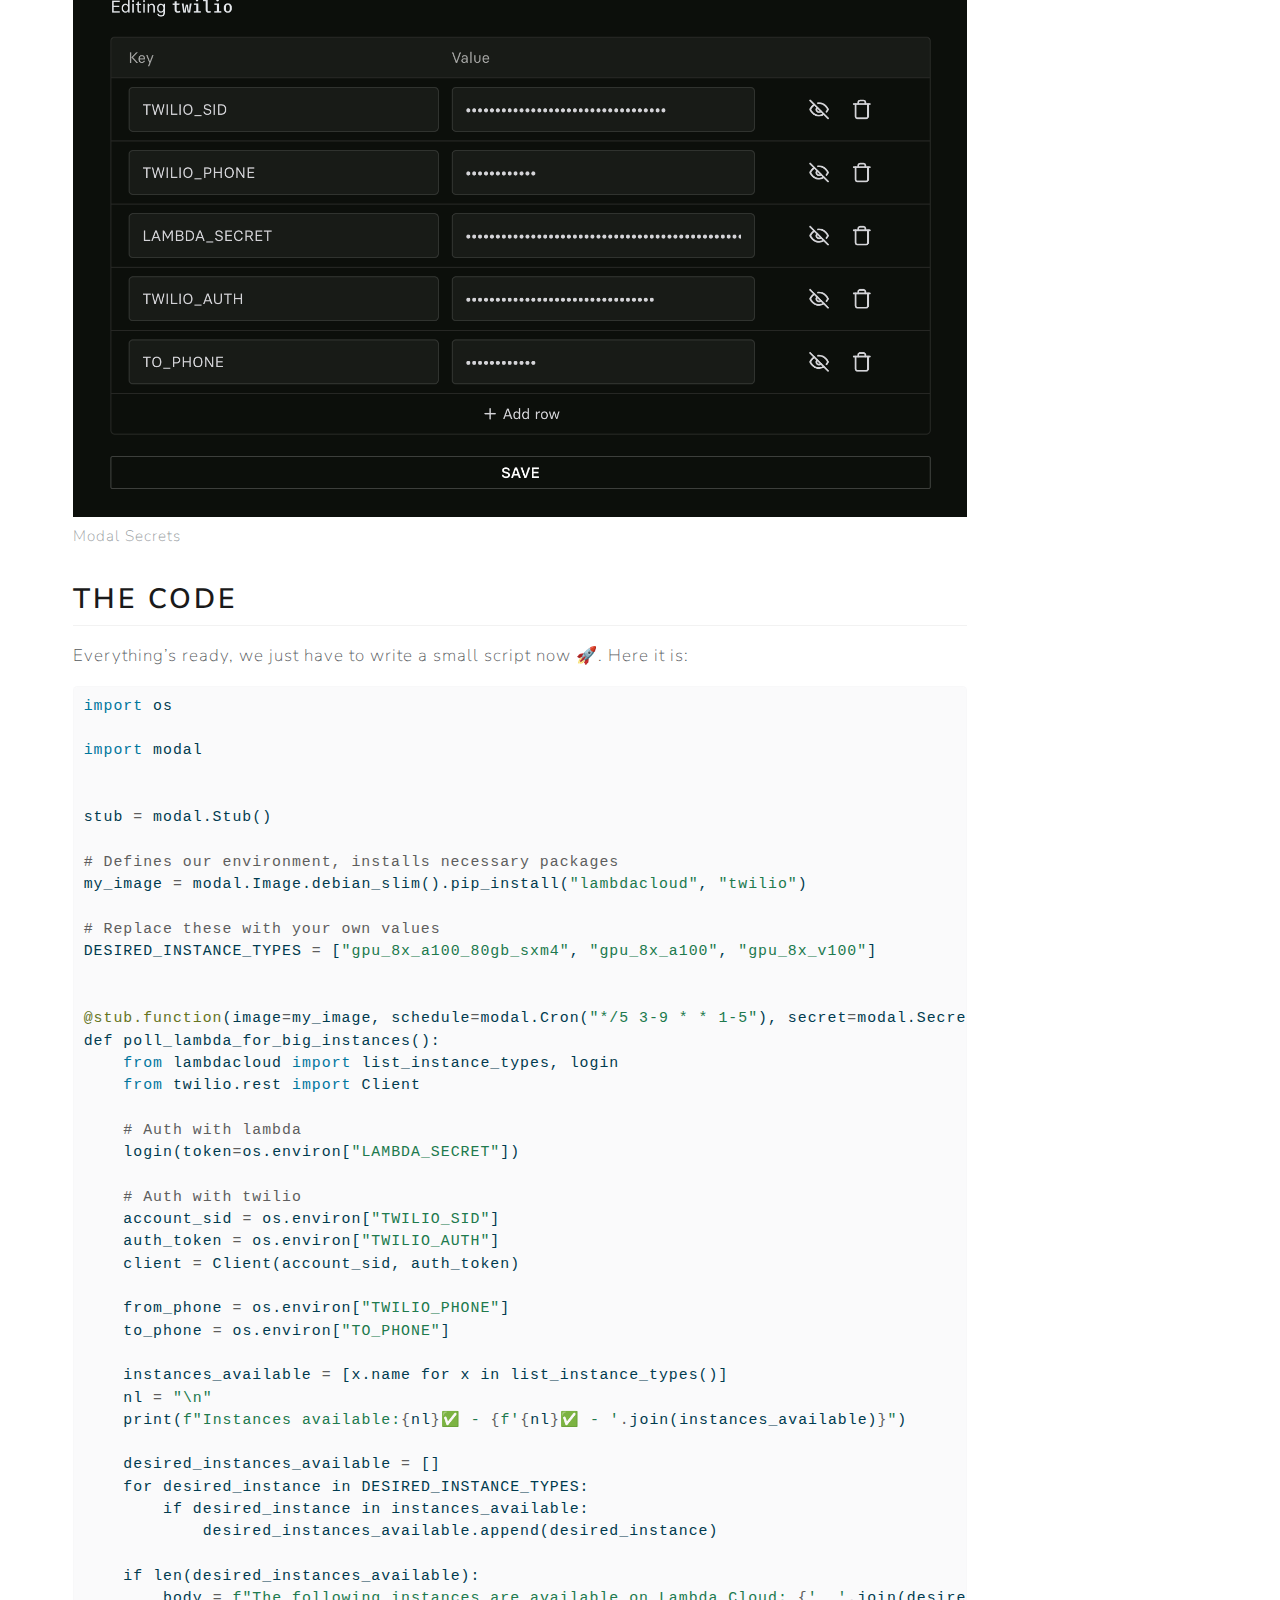
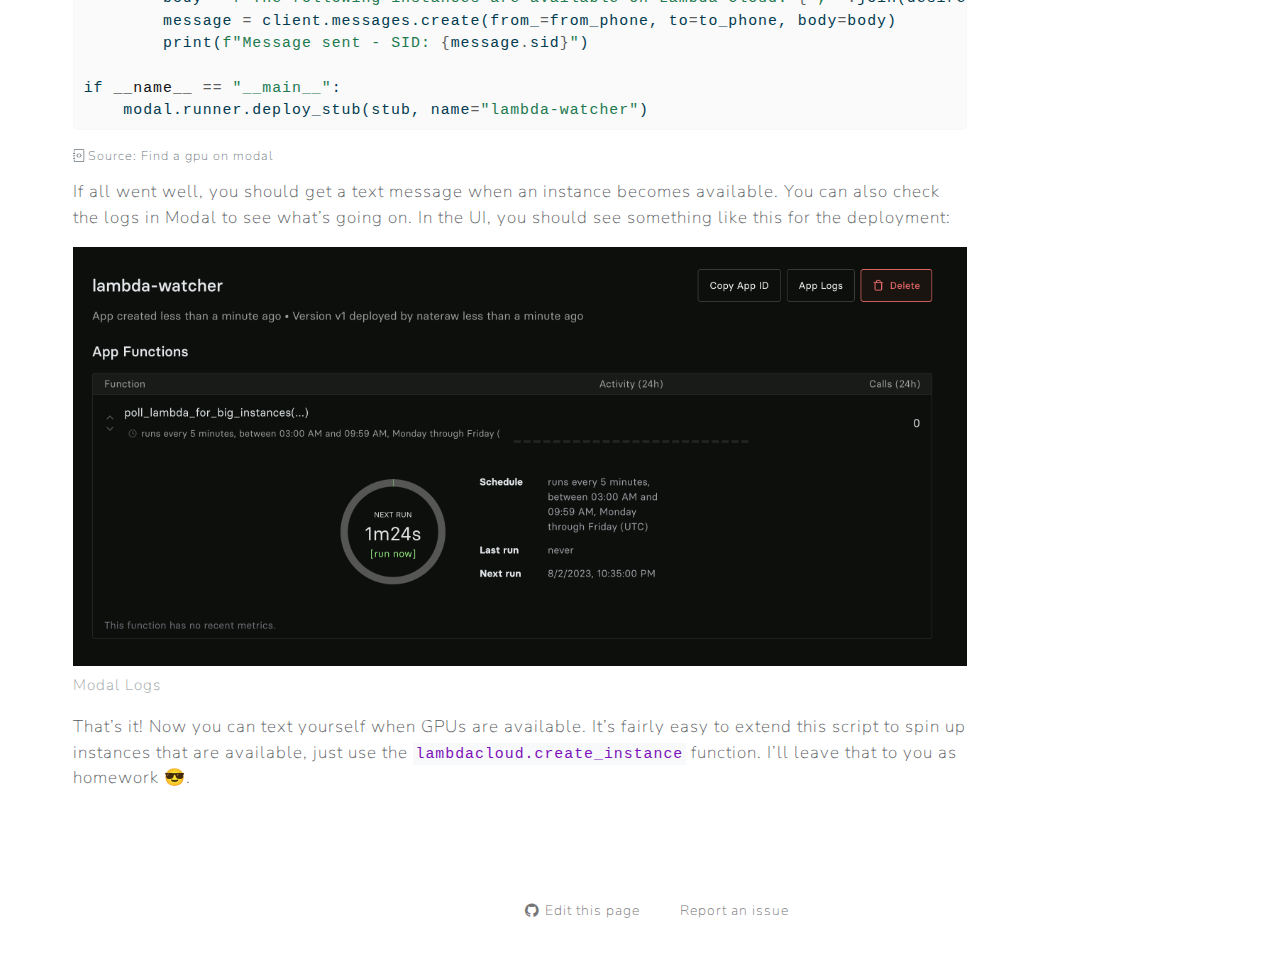
<file: posts/find_a_gpu_modal.html>
<!DOCTYPE html>
<html xmlns="http://www.w3.org/1999/xhtml" lang="en" xml:lang="en"><head>

<meta charset="utf-8">
<meta name="generator" content="quarto-1.4.554">

<meta name="viewport" content="width=device-width, initial-scale=1.0, user-scalable=yes">

<meta name="author" content="Nate Raw">
<meta name="dcterms.date" content="2023-07-24">
<meta name="description" content="Quick guide on setting up an app on Modal that’ll text you when instances become available on Lambda Labs Cloud.">

<title>nateraw.com - Text Yourself When GPUs Are Available</title>
<style>
code{white-space: pre-wrap;}
span.smallcaps{font-variant: small-caps;}
div.columns{display: flex; gap: min(4vw, 1.5em);}
div.column{flex: auto; overflow-x: auto;}
div.hanging-indent{margin-left: 1.5em; text-indent: -1.5em;}
ul.task-list{list-style: none;}
ul.task-list li input[type="checkbox"] {
  width: 0.8em;
  margin: 0 0.8em 0.2em -1em; /* quarto-specific, see https://github.com/quarto-dev/quarto-cli/issues/4556 */ 
  vertical-align: middle;
}
/* CSS for syntax highlighting */
pre > code.sourceCode { white-space: pre; position: relative; }
pre > code.sourceCode > span { line-height: 1.25; }
pre > code.sourceCode > span:empty { height: 1.2em; }
.sourceCode { overflow: visible; }
code.sourceCode > span { color: inherit; text-decoration: inherit; }
div.sourceCode { margin: 1em 0; }
pre.sourceCode { margin: 0; }
@media screen {
div.sourceCode { overflow: auto; }
}
@media print {
pre > code.sourceCode { white-space: pre-wrap; }
pre > code.sourceCode > span { text-indent: -5em; padding-left: 5em; }
}
pre.numberSource code
  { counter-reset: source-line 0; }
pre.numberSource code > span
  { position: relative; left: -4em; counter-increment: source-line; }
pre.numberSource code > span > a:first-child::before
  { content: counter(source-line);
    position: relative; left: -1em; text-align: right; vertical-align: baseline;
    border: none; display: inline-block;
    -webkit-touch-callout: none; -webkit-user-select: none;
    -khtml-user-select: none; -moz-user-select: none;
    -ms-user-select: none; user-select: none;
    padding: 0 4px; width: 4em;
  }
pre.numberSource { margin-left: 3em;  padding-left: 4px; }
div.sourceCode
  {   }
@media screen {
pre > code.sourceCode > span > a:first-child::before { text-decoration: underline; }
}
</style>


<script src="../site_libs/quarto-nav/quarto-nav.js"></script>
<script src="../site_libs/quarto-nav/headroom.min.js"></script>
<script src="../site_libs/clipboard/clipboard.min.js"></script>
<script src="../site_libs/quarto-search/autocomplete.umd.js"></script>
<script src="../site_libs/quarto-search/fuse.min.js"></script>
<script src="../site_libs/quarto-search/quarto-search.js"></script>
<meta name="quarto:offset" content="../">
<link href="../favicon.ico" rel="icon">
<script src="../site_libs/quarto-html/quarto.js"></script>
<script src="../site_libs/quarto-html/popper.min.js"></script>
<script src="../site_libs/quarto-html/tippy.umd.min.js"></script>
<script src="../site_libs/quarto-html/anchor.min.js"></script>
<link href="../site_libs/quarto-html/tippy.css" rel="stylesheet">
<link href="../site_libs/quarto-html/quarto-syntax-highlighting.css" rel="stylesheet" id="quarto-text-highlighting-styles">
<script src="../site_libs/bootstrap/bootstrap.min.js"></script>
<link href="../site_libs/bootstrap/bootstrap-icons.css" rel="stylesheet">
<link href="../site_libs/bootstrap/bootstrap.min.css" rel="stylesheet" id="quarto-bootstrap" data-mode="light">
<script id="quarto-search-options" type="application/json">{
  "location": "navbar",
  "copy-button": false,
  "collapse-after": 3,
  "panel-placement": "end",
  "type": "overlay",
  "limit": 50,
  "keyboard-shortcut": [
    "f",
    "/",
    "s"
  ],
  "show-item-context": false,
  "language": {
    "search-no-results-text": "No results",
    "search-matching-documents-text": "matching documents",
    "search-copy-link-title": "Copy link to search",
    "search-hide-matches-text": "Hide additional matches",
    "search-more-match-text": "more match in this document",
    "search-more-matches-text": "more matches in this document",
    "search-clear-button-title": "Clear",
    "search-text-placeholder": "",
    "search-detached-cancel-button-title": "Cancel",
    "search-submit-button-title": "Submit",
    "search-label": "Search"
  }
}</script>
<script async="" src="https://www.googletagmanager.com/gtag/js?id=G-JZN5RBFRD7"></script>

<script type="text/javascript">

window.dataLayer = window.dataLayer || [];
function gtag(){dataLayer.push(arguments);}
gtag('js', new Date());
gtag('config', 'G-JZN5RBFRD7', { 'anonymize_ip': true});
</script>


<meta name="twitter:title" content="nateraw.com - Text Yourself When GPUs Are Available">
<meta name="twitter:description" content="Quick guide on setting up an app on Modal that’ll text you when instances become available on Lambda Labs Cloud.">
<meta name="twitter:image" content="https://www.nateraw.com/static/find_a_gpu_modal/thumbnail.jpg">
<meta name="twitter:card" content="summary_large_image">
</head>

<body class="nav-fixed">

<div id="quarto-search-results"></div>
  <header id="quarto-header" class="headroom fixed-top quarto-banner">
    <nav class="navbar navbar-expand-lg " data-bs-theme="dark">
      <div class="navbar-container container-fluid">
      <div class="navbar-brand-container mx-auto">
    <a class="navbar-brand" href="../index.html">
    <span class="navbar-title">nateraw.com</span>
    </a>
  </div>
            <div id="quarto-search" class="" title="Search"></div>
          <button class="navbar-toggler" type="button" data-bs-toggle="collapse" data-bs-target="#navbarCollapse" aria-controls="navbarCollapse" aria-expanded="false" aria-label="Toggle navigation" onclick="if (window.quartoToggleHeadroom) { window.quartoToggleHeadroom(); }">
  <span class="navbar-toggler-icon"></span>
</button>
          <div class="collapse navbar-collapse" id="navbarCollapse">
            <ul class="navbar-nav navbar-nav-scroll ms-auto">
  <li class="nav-item compact">
    <a class="nav-link" href="https://github.com/nateraw/"> <i class="bi bi-github" role="img">
</i> 
<span class="menu-text"></span></a>
  </li>  
  <li class="nav-item compact">
    <a class="nav-link" href="https://twitter.com/_nateraw"> <i class="bi bi-twitter" role="img">
</i> 
<span class="menu-text"></span></a>
  </li>  
  <li class="nav-item compact">
    <a class="nav-link" href="https://www.linkedin.com/in/Nathan-Raw/"> <i class="bi bi-linkedin" role="img">
</i> 
<span class="menu-text"></span></a>
  </li>  
</ul>
          </div> <!-- /navcollapse -->
          <div class="quarto-navbar-tools">
</div>
      </div> <!-- /container-fluid -->
    </nav>
</header>
<!-- content -->
<header id="title-block-header" class="quarto-title-block default page-columns page-full">
  <div class="quarto-title-banner page-columns page-full">
    <div class="quarto-title column-page-left">
      <h1 class="title">Text Yourself When GPUs Are Available</h1>
                  <div>
        <div class="description">
          Quick guide on setting up an app on Modal that’ll text you when instances become available on Lambda Labs Cloud.
        </div>
      </div>
                          <div class="quarto-categories">
                <div class="quarto-category">code</div>
                <div class="quarto-category">guide</div>
                <div class="quarto-category">modal</div>
                <div class="quarto-category">automation</div>
              </div>
                  </div>
  </div>
    
  
  <div class="quarto-title-meta column-page-left">

      <div>
      <div class="quarto-title-meta-heading">Author</div>
      <div class="quarto-title-meta-contents">
               <p>Nate Raw </p>
            </div>
    </div>
      
      <div>
      <div class="quarto-title-meta-heading">Published</div>
      <div class="quarto-title-meta-contents">
        <p class="date">July 24, 2023</p>
      </div>
    </div>
    
      
    </div>
    
  
  </header><div id="quarto-content" class="quarto-container page-columns page-rows-contents page-layout-full page-navbar">
<!-- sidebar -->
<!-- margin-sidebar -->
    <div id="quarto-margin-sidebar" class="sidebar margin-sidebar">
        
    <div class="quarto-alternate-formats"><h2>Other Formats</h2><ul><li><a href="find_a_gpu_modal.out.ipynb" download="find_a_gpu_modal.out.ipynb"><i class="bi bi-journal-code"></i>Jupyter</a></li></ul></div></div>
<!-- main -->
<main class="content quarto-banner-title-block column-page-left" id="quarto-document-content">





<p>GPUs - so hot right now! It’s getting to the point where all available GPU instances are unavailable, which is a bummer if you’re trying to train a model.</p>
<p>As of writing this, Lambda Cloud is my favorite cloud GPU provider. They have great instances, an easy to use UI, and the best prices. The only downside is that they’re often sold out. So, let’s see what we can do about that.</p>
<section id="the-plan" class="level2">
<h2 class="anchored" data-anchor-id="the-plan">The Plan</h2>
<p>To make things easier, I put together a small Python library called <a href="https://github.com/nateraw/lambdacloud">lambdacloud</a> that makes it easy to interface with the Lambda Cloud API. We’ll use this to check for available instances and spin them up.</p>
<p>We’ll also use <a href="https://twilio.com">Twilio</a> to send text messages. You’ll need a Twilio account and a phone number that can send SMS messages.</p>
<p>To avoid having to run this script all the time from your local machine, we’ll use <a href="https://modal.com">Modal</a> to run the script on a schedule. Modal is a cloud orchestration platform that makes it easy to run code on cloud machines. Using it for this use case shouldn’t cost more than a few cents, but you can just follow along with the code and run it locally if you prefer.</p>
<div id="cell-2" class="cell">
<div class="sourceCode cell-code" id="cb1"><pre class="sourceCode python code-with-copy"><code class="sourceCode python"><span id="cb1-1"><a href="#cb1-1" aria-hidden="true" tabindex="-1"></a><span class="op">!</span> pip install lambdacloud twilio modal<span class="op">-</span>client</span></code><button title="Copy to Clipboard" class="code-copy-button"><i class="bi"></i></button></pre></div>
<a class="quarto-notebook-link" id="nblink-1" href="find_a_gpu_modal-preview.html#cell-2">Source: Find a gpu on modal</a></div>
<p>You’ll need to authenticate with Modal if you haven’t already…</p>
<div id="cell-4" class="cell">
<div class="sourceCode cell-code" id="cb2"><pre class="sourceCode python code-with-copy"><code class="sourceCode python"><span id="cb2-1"><a href="#cb2-1" aria-hidden="true" tabindex="-1"></a><span class="op">!</span> modal token new</span></code><button title="Copy to Clipboard" class="code-copy-button"><i class="bi"></i></button></pre></div>
<a class="quarto-notebook-link" id="nblink-2" href="find_a_gpu_modal-preview.html#cell-4">Source: Find a gpu on modal</a></div>
<p>To authenticate with Lambda’s API, you’ll need an API key, which you can generate <a href="https://cloud.lambdalabs.com/api-keys">here</a> when you’re logged in.</p>
<p>Additionally, you’ll need Twilio’s account identifier, auth token, and phone number, which you can find <a href="https://www.twilio.com/console">here</a>. The phone number will be the one you’ll receive texts from, and it should be fairly easy to figure out how to set that up if you haven’t already.</p>
<p>Now that we have all our credentials, we’ll log into Modal and create a collection of secrets. See the docs on this feature <a href="https://modal.com/docs/guide/secrets">here</a>.</p>
<p>I’ve named my collection “twilio” and added the following environment variables: - <code>TWILIO_SID</code>: Twilio account identifier - <code>TWILIO_AUTH</code>: Your Twilio auth token - <code>TWILIO_PHONE</code>: Your Twilio phone number (Make sure to include the country code, e.g.&nbsp;+1 for US) - <code>TO_PHONE</code>: Your phone number you want to receive texts on (Make sure to include the country code, e.g.&nbsp;+1 for US) - <code>LAMBDA_SECRET</code>: Your Lambda Labs Cloud API Key</p>
<div class="quarto-figure quarto-figure-center">
<figure class="figure">
<p><img src="../static/find_a_gpu_modal/modal_secrets.jpg" class="img-fluid figure-img"></p>
<figcaption>Modal Secrets</figcaption>
</figure>
</div>
</section>
<section id="the-code" class="level2">
<h2 class="anchored" data-anchor-id="the-code">The Code</h2>
<p>Everything’s ready, we just have to write a small script now 🚀. Here it is:</p>
<div id="cell-7" class="cell">
<div class="sourceCode cell-code" id="cb3"><pre class="sourceCode python code-with-copy"><code class="sourceCode python"><span id="cb3-1"><a href="#cb3-1" aria-hidden="true" tabindex="-1"></a><span class="im">import</span> os</span>
<span id="cb3-2"><a href="#cb3-2" aria-hidden="true" tabindex="-1"></a></span>
<span id="cb3-3"><a href="#cb3-3" aria-hidden="true" tabindex="-1"></a><span class="im">import</span> modal</span>
<span id="cb3-4"><a href="#cb3-4" aria-hidden="true" tabindex="-1"></a></span>
<span id="cb3-5"><a href="#cb3-5" aria-hidden="true" tabindex="-1"></a></span>
<span id="cb3-6"><a href="#cb3-6" aria-hidden="true" tabindex="-1"></a>stub <span class="op">=</span> modal.Stub()</span>
<span id="cb3-7"><a href="#cb3-7" aria-hidden="true" tabindex="-1"></a></span>
<span id="cb3-8"><a href="#cb3-8" aria-hidden="true" tabindex="-1"></a><span class="co"># Defines our environment, installs necessary packages</span></span>
<span id="cb3-9"><a href="#cb3-9" aria-hidden="true" tabindex="-1"></a>my_image <span class="op">=</span> modal.Image.debian_slim().pip_install(<span class="st">"lambdacloud"</span>, <span class="st">"twilio"</span>)</span>
<span id="cb3-10"><a href="#cb3-10" aria-hidden="true" tabindex="-1"></a></span>
<span id="cb3-11"><a href="#cb3-11" aria-hidden="true" tabindex="-1"></a><span class="co"># Replace these with your own values</span></span>
<span id="cb3-12"><a href="#cb3-12" aria-hidden="true" tabindex="-1"></a>DESIRED_INSTANCE_TYPES <span class="op">=</span> [<span class="st">"gpu_8x_a100_80gb_sxm4"</span>, <span class="st">"gpu_8x_a100"</span>, <span class="st">"gpu_8x_v100"</span>]</span>
<span id="cb3-13"><a href="#cb3-13" aria-hidden="true" tabindex="-1"></a></span>
<span id="cb3-14"><a href="#cb3-14" aria-hidden="true" tabindex="-1"></a></span>
<span id="cb3-15"><a href="#cb3-15" aria-hidden="true" tabindex="-1"></a><span class="at">@stub.function</span>(image<span class="op">=</span>my_image, schedule<span class="op">=</span>modal.Cron(<span class="st">"*/5 3-9 * * 1-5"</span>), secret<span class="op">=</span>modal.Secret.from_name(<span class="st">"twilio"</span>))</span>
<span id="cb3-16"><a href="#cb3-16" aria-hidden="true" tabindex="-1"></a><span class="kw">def</span> poll_lambda_for_big_instances():</span>
<span id="cb3-17"><a href="#cb3-17" aria-hidden="true" tabindex="-1"></a>    <span class="im">from</span> lambdacloud <span class="im">import</span> list_instance_types, login</span>
<span id="cb3-18"><a href="#cb3-18" aria-hidden="true" tabindex="-1"></a>    <span class="im">from</span> twilio.rest <span class="im">import</span> Client</span>
<span id="cb3-19"><a href="#cb3-19" aria-hidden="true" tabindex="-1"></a></span>
<span id="cb3-20"><a href="#cb3-20" aria-hidden="true" tabindex="-1"></a>    <span class="co"># Auth with lambda</span></span>
<span id="cb3-21"><a href="#cb3-21" aria-hidden="true" tabindex="-1"></a>    login(token<span class="op">=</span>os.environ[<span class="st">"LAMBDA_SECRET"</span>])</span>
<span id="cb3-22"><a href="#cb3-22" aria-hidden="true" tabindex="-1"></a></span>
<span id="cb3-23"><a href="#cb3-23" aria-hidden="true" tabindex="-1"></a>    <span class="co"># Auth with twilio</span></span>
<span id="cb3-24"><a href="#cb3-24" aria-hidden="true" tabindex="-1"></a>    account_sid <span class="op">=</span> os.environ[<span class="st">"TWILIO_SID"</span>]</span>
<span id="cb3-25"><a href="#cb3-25" aria-hidden="true" tabindex="-1"></a>    auth_token <span class="op">=</span> os.environ[<span class="st">"TWILIO_AUTH"</span>]</span>
<span id="cb3-26"><a href="#cb3-26" aria-hidden="true" tabindex="-1"></a>    client <span class="op">=</span> Client(account_sid, auth_token)</span>
<span id="cb3-27"><a href="#cb3-27" aria-hidden="true" tabindex="-1"></a></span>
<span id="cb3-28"><a href="#cb3-28" aria-hidden="true" tabindex="-1"></a>    from_phone <span class="op">=</span> os.environ[<span class="st">"TWILIO_PHONE"</span>]</span>
<span id="cb3-29"><a href="#cb3-29" aria-hidden="true" tabindex="-1"></a>    to_phone <span class="op">=</span> os.environ[<span class="st">"TO_PHONE"</span>]</span>
<span id="cb3-30"><a href="#cb3-30" aria-hidden="true" tabindex="-1"></a></span>
<span id="cb3-31"><a href="#cb3-31" aria-hidden="true" tabindex="-1"></a>    instances_available <span class="op">=</span> [x.name <span class="cf">for</span> x <span class="kw">in</span> list_instance_types()]</span>
<span id="cb3-32"><a href="#cb3-32" aria-hidden="true" tabindex="-1"></a>    nl <span class="op">=</span> <span class="st">"</span><span class="ch">\n</span><span class="st">"</span></span>
<span id="cb3-33"><a href="#cb3-33" aria-hidden="true" tabindex="-1"></a>    <span class="bu">print</span>(<span class="ss">f"Instances available:</span><span class="sc">{</span>nl<span class="sc">}</span><span class="ss">✅ - </span><span class="sc">{</span><span class="ss">f'</span><span class="sc">{</span>nl<span class="sc">}</span><span class="ss">✅ - '</span><span class="sc">.</span>join(instances_available)<span class="sc">}</span><span class="ss">"</span>)</span>
<span id="cb3-34"><a href="#cb3-34" aria-hidden="true" tabindex="-1"></a></span>
<span id="cb3-35"><a href="#cb3-35" aria-hidden="true" tabindex="-1"></a>    desired_instances_available <span class="op">=</span> []</span>
<span id="cb3-36"><a href="#cb3-36" aria-hidden="true" tabindex="-1"></a>    <span class="cf">for</span> desired_instance <span class="kw">in</span> DESIRED_INSTANCE_TYPES:</span>
<span id="cb3-37"><a href="#cb3-37" aria-hidden="true" tabindex="-1"></a>        <span class="cf">if</span> desired_instance <span class="kw">in</span> instances_available:</span>
<span id="cb3-38"><a href="#cb3-38" aria-hidden="true" tabindex="-1"></a>            desired_instances_available.append(desired_instance)</span>
<span id="cb3-39"><a href="#cb3-39" aria-hidden="true" tabindex="-1"></a></span>
<span id="cb3-40"><a href="#cb3-40" aria-hidden="true" tabindex="-1"></a>    <span class="cf">if</span> <span class="bu">len</span>(desired_instances_available):</span>
<span id="cb3-41"><a href="#cb3-41" aria-hidden="true" tabindex="-1"></a>        body <span class="op">=</span> <span class="ss">f"The following instances are available on Lambda Cloud: </span><span class="sc">{</span><span class="st">', '</span><span class="sc">.</span>join(desired_instances_available)<span class="sc">}</span><span class="ss">."</span></span>
<span id="cb3-42"><a href="#cb3-42" aria-hidden="true" tabindex="-1"></a>        message <span class="op">=</span> client.messages.create(from_<span class="op">=</span>from_phone, to<span class="op">=</span>to_phone, body<span class="op">=</span>body)</span>
<span id="cb3-43"><a href="#cb3-43" aria-hidden="true" tabindex="-1"></a>        <span class="bu">print</span>(<span class="ss">f"Message sent - SID: </span><span class="sc">{</span>message<span class="sc">.</span>sid<span class="sc">}</span><span class="ss">"</span>)</span>
<span id="cb3-44"><a href="#cb3-44" aria-hidden="true" tabindex="-1"></a></span>
<span id="cb3-45"><a href="#cb3-45" aria-hidden="true" tabindex="-1"></a><span class="cf">if</span> <span class="va">__name__</span> <span class="op">==</span> <span class="st">"__main__"</span>:</span>
<span id="cb3-46"><a href="#cb3-46" aria-hidden="true" tabindex="-1"></a>    modal.runner.deploy_stub(stub, name<span class="op">=</span><span class="st">"lambda-watcher"</span>)</span></code><button title="Copy to Clipboard" class="code-copy-button"><i class="bi"></i></button></pre></div>
<a class="quarto-notebook-link" id="nblink-3" href="find_a_gpu_modal-preview.html#cell-7">Source: Find a gpu on modal</a></div>
<p>If all went well, you should get a text message when an instance becomes available. You can also check the logs in Modal to see what’s going on. In the UI, you should see something like this for the deployment:</p>
<div class="quarto-figure quarto-figure-center">
<figure class="figure">
<p><img src="../static/find_a_gpu_modal/modal_logs.jpg" class="img-fluid figure-img"></p>
<figcaption>Modal Logs</figcaption>
</figure>
</div>
<p>That’s it! Now you can text yourself when GPUs are available. It’s fairly easy to extend this script to spin up instances that are available, just use the <code>lambdacloud.create_instance</code> function. I’ll leave that to you as homework 😎.</p>


</section>

</main> <!-- /main -->
<script id="quarto-html-after-body" type="application/javascript">
window.document.addEventListener("DOMContentLoaded", function (event) {
  const toggleBodyColorMode = (bsSheetEl) => {
    const mode = bsSheetEl.getAttribute("data-mode");
    const bodyEl = window.document.querySelector("body");
    if (mode === "dark") {
      bodyEl.classList.add("quarto-dark");
      bodyEl.classList.remove("quarto-light");
    } else {
      bodyEl.classList.add("quarto-light");
      bodyEl.classList.remove("quarto-dark");
    }
  }
  const toggleBodyColorPrimary = () => {
    const bsSheetEl = window.document.querySelector("link#quarto-bootstrap");
    if (bsSheetEl) {
      toggleBodyColorMode(bsSheetEl);
    }
  }
  toggleBodyColorPrimary();  
  const icon = "";
  const anchorJS = new window.AnchorJS();
  anchorJS.options = {
    placement: 'right',
    icon: icon
  };
  anchorJS.add('.anchored');
  const isCodeAnnotation = (el) => {
    for (const clz of el.classList) {
      if (clz.startsWith('code-annotation-')) {                     
        return true;
      }
    }
    return false;
  }
  const clipboard = new window.ClipboardJS('.code-copy-button', {
    text: function(trigger) {
      const codeEl = trigger.previousElementSibling.cloneNode(true);
      for (const childEl of codeEl.children) {
        if (isCodeAnnotation(childEl)) {
          childEl.remove();
        }
      }
      return codeEl.innerText;
    }
  });
  clipboard.on('success', function(e) {
    // button target
    const button = e.trigger;
    // don't keep focus
    button.blur();
    // flash "checked"
    button.classList.add('code-copy-button-checked');
    var currentTitle = button.getAttribute("title");
    button.setAttribute("title", "Copied!");
    let tooltip;
    if (window.bootstrap) {
      button.setAttribute("data-bs-toggle", "tooltip");
      button.setAttribute("data-bs-placement", "left");
      button.setAttribute("data-bs-title", "Copied!");
      tooltip = new bootstrap.Tooltip(button, 
        { trigger: "manual", 
          customClass: "code-copy-button-tooltip",
          offset: [0, -8]});
      tooltip.show();    
    }
    setTimeout(function() {
      if (tooltip) {
        tooltip.hide();
        button.removeAttribute("data-bs-title");
        button.removeAttribute("data-bs-toggle");
        button.removeAttribute("data-bs-placement");
      }
      button.setAttribute("title", currentTitle);
      button.classList.remove('code-copy-button-checked');
    }, 1000);
    // clear code selection
    e.clearSelection();
  });
    var localhostRegex = new RegExp(/^(?:http|https):\/\/localhost\:?[0-9]*\//);
    var mailtoRegex = new RegExp(/^mailto:/);
      var filterRegex = new RegExp("https:\/\/www\.nateraw\.com");
    var isInternal = (href) => {
        return filterRegex.test(href) || localhostRegex.test(href) || mailtoRegex.test(href);
    }
    // Inspect non-navigation links and adorn them if external
 	var links = window.document.querySelectorAll('a[href]:not(.nav-link):not(.navbar-brand):not(.toc-action):not(.sidebar-link):not(.sidebar-item-toggle):not(.pagination-link):not(.no-external):not([aria-hidden]):not(.dropdown-item):not(.quarto-navigation-tool)');
    for (var i=0; i<links.length; i++) {
      const link = links[i];
      if (!isInternal(link.href)) {
        // undo the damage that might have been done by quarto-nav.js in the case of
        // links that we want to consider external
        if (link.dataset.originalHref !== undefined) {
          link.href = link.dataset.originalHref;
        }
      }
    }
  function tippyHover(el, contentFn, onTriggerFn, onUntriggerFn) {
    const config = {
      allowHTML: true,
      maxWidth: 500,
      delay: 100,
      arrow: false,
      appendTo: function(el) {
          return el.parentElement;
      },
      interactive: true,
      interactiveBorder: 10,
      theme: 'quarto',
      placement: 'bottom-start',
    };
    if (contentFn) {
      config.content = contentFn;
    }
    if (onTriggerFn) {
      config.onTrigger = onTriggerFn;
    }
    if (onUntriggerFn) {
      config.onUntrigger = onUntriggerFn;
    }
    window.tippy(el, config); 
  }
  const noterefs = window.document.querySelectorAll('a[role="doc-noteref"]');
  for (var i=0; i<noterefs.length; i++) {
    const ref = noterefs[i];
    tippyHover(ref, function() {
      // use id or data attribute instead here
      let href = ref.getAttribute('data-footnote-href') || ref.getAttribute('href');
      try { href = new URL(href).hash; } catch {}
      const id = href.replace(/^#\/?/, "");
      const note = window.document.getElementById(id);
      if (note) {
        return note.innerHTML;
      } else {
        return "";
      }
    });
  }
  const xrefs = window.document.querySelectorAll('a.quarto-xref');
  const processXRef = (id, note) => {
    // Strip column container classes
    const stripColumnClz = (el) => {
      el.classList.remove("page-full", "page-columns");
      if (el.children) {
        for (const child of el.children) {
          stripColumnClz(child);
        }
      }
    }
    stripColumnClz(note)
    if (id === null || id.startsWith('sec-')) {
      // Special case sections, only their first couple elements
      const container = document.createElement("div");
      if (note.children && note.children.length > 2) {
        container.appendChild(note.children[0].cloneNode(true));
        for (let i = 1; i < note.children.length; i++) {
          const child = note.children[i];
          if (child.tagName === "P" && child.innerText === "") {
            continue;
          } else {
            container.appendChild(child.cloneNode(true));
            break;
          }
        }
        if (window.Quarto?.typesetMath) {
          window.Quarto.typesetMath(container);
        }
        return container.innerHTML
      } else {
        if (window.Quarto?.typesetMath) {
          window.Quarto.typesetMath(note);
        }
        return note.innerHTML;
      }
    } else {
      // Remove any anchor links if they are present
      const anchorLink = note.querySelector('a.anchorjs-link');
      if (anchorLink) {
        anchorLink.remove();
      }
      if (window.Quarto?.typesetMath) {
        window.Quarto.typesetMath(note);
      }
      // TODO in 1.5, we should make sure this works without a callout special case
      if (note.classList.contains("callout")) {
        return note.outerHTML;
      } else {
        return note.innerHTML;
      }
    }
  }
  for (var i=0; i<xrefs.length; i++) {
    const xref = xrefs[i];
    tippyHover(xref, undefined, function(instance) {
      instance.disable();
      let url = xref.getAttribute('href');
      let hash = undefined; 
      if (url.startsWith('#')) {
        hash = url;
      } else {
        try { hash = new URL(url).hash; } catch {}
      }
      if (hash) {
        const id = hash.replace(/^#\/?/, "");
        const note = window.document.getElementById(id);
        if (note !== null) {
          try {
            const html = processXRef(id, note.cloneNode(true));
            instance.setContent(html);
          } finally {
            instance.enable();
            instance.show();
          }
        } else {
          // See if we can fetch this
          fetch(url.split('#')[0])
          .then(res => res.text())
          .then(html => {
            const parser = new DOMParser();
            const htmlDoc = parser.parseFromString(html, "text/html");
            const note = htmlDoc.getElementById(id);
            if (note !== null) {
              const html = processXRef(id, note);
              instance.setContent(html);
            } 
          }).finally(() => {
            instance.enable();
            instance.show();
          });
        }
      } else {
        // See if we can fetch a full url (with no hash to target)
        // This is a special case and we should probably do some content thinning / targeting
        fetch(url)
        .then(res => res.text())
        .then(html => {
          const parser = new DOMParser();
          const htmlDoc = parser.parseFromString(html, "text/html");
          const note = htmlDoc.querySelector('main.content');
          if (note !== null) {
            // This should only happen for chapter cross references
            // (since there is no id in the URL)
            // remove the first header
            if (note.children.length > 0 && note.children[0].tagName === "HEADER") {
              note.children[0].remove();
            }
            const html = processXRef(null, note);
            instance.setContent(html);
          } 
        }).finally(() => {
          instance.enable();
          instance.show();
        });
      }
    }, function(instance) {
    });
  }
      let selectedAnnoteEl;
      const selectorForAnnotation = ( cell, annotation) => {
        let cellAttr = 'data-code-cell="' + cell + '"';
        let lineAttr = 'data-code-annotation="' +  annotation + '"';
        const selector = 'span[' + cellAttr + '][' + lineAttr + ']';
        return selector;
      }
      const selectCodeLines = (annoteEl) => {
        const doc = window.document;
        const targetCell = annoteEl.getAttribute("data-target-cell");
        const targetAnnotation = annoteEl.getAttribute("data-target-annotation");
        const annoteSpan = window.document.querySelector(selectorForAnnotation(targetCell, targetAnnotation));
        const lines = annoteSpan.getAttribute("data-code-lines").split(",");
        const lineIds = lines.map((line) => {
          return targetCell + "-" + line;
        })
        let top = null;
        let height = null;
        let parent = null;
        if (lineIds.length > 0) {
            //compute the position of the single el (top and bottom and make a div)
            const el = window.document.getElementById(lineIds[0]);
            top = el.offsetTop;
            height = el.offsetHeight;
            parent = el.parentElement.parentElement;
          if (lineIds.length > 1) {
            const lastEl = window.document.getElementById(lineIds[lineIds.length - 1]);
            const bottom = lastEl.offsetTop + lastEl.offsetHeight;
            height = bottom - top;
          }
          if (top !== null && height !== null && parent !== null) {
            // cook up a div (if necessary) and position it 
            let div = window.document.getElementById("code-annotation-line-highlight");
            if (div === null) {
              div = window.document.createElement("div");
              div.setAttribute("id", "code-annotation-line-highlight");
              div.style.position = 'absolute';
              parent.appendChild(div);
            }
            div.style.top = top - 2 + "px";
            div.style.height = height + 4 + "px";
            div.style.left = 0;
            let gutterDiv = window.document.getElementById("code-annotation-line-highlight-gutter");
            if (gutterDiv === null) {
              gutterDiv = window.document.createElement("div");
              gutterDiv.setAttribute("id", "code-annotation-line-highlight-gutter");
              gutterDiv.style.position = 'absolute';
              const codeCell = window.document.getElementById(targetCell);
              const gutter = codeCell.querySelector('.code-annotation-gutter');
              gutter.appendChild(gutterDiv);
            }
            gutterDiv.style.top = top - 2 + "px";
            gutterDiv.style.height = height + 4 + "px";
          }
          selectedAnnoteEl = annoteEl;
        }
      };
      const unselectCodeLines = () => {
        const elementsIds = ["code-annotation-line-highlight", "code-annotation-line-highlight-gutter"];
        elementsIds.forEach((elId) => {
          const div = window.document.getElementById(elId);
          if (div) {
            div.remove();
          }
        });
        selectedAnnoteEl = undefined;
      };
        // Handle positioning of the toggle
    window.addEventListener(
      "resize",
      throttle(() => {
        elRect = undefined;
        if (selectedAnnoteEl) {
          selectCodeLines(selectedAnnoteEl);
        }
      }, 10)
    );
    function throttle(fn, ms) {
    let throttle = false;
    let timer;
      return (...args) => {
        if(!throttle) { // first call gets through
            fn.apply(this, args);
            throttle = true;
        } else { // all the others get throttled
            if(timer) clearTimeout(timer); // cancel #2
            timer = setTimeout(() => {
              fn.apply(this, args);
              timer = throttle = false;
            }, ms);
        }
      };
    }
      // Attach click handler to the DT
      const annoteDls = window.document.querySelectorAll('dt[data-target-cell]');
      for (const annoteDlNode of annoteDls) {
        annoteDlNode.addEventListener('click', (event) => {
          const clickedEl = event.target;
          if (clickedEl !== selectedAnnoteEl) {
            unselectCodeLines();
            const activeEl = window.document.querySelector('dt[data-target-cell].code-annotation-active');
            if (activeEl) {
              activeEl.classList.remove('code-annotation-active');
            }
            selectCodeLines(clickedEl);
            clickedEl.classList.add('code-annotation-active');
          } else {
            // Unselect the line
            unselectCodeLines();
            clickedEl.classList.remove('code-annotation-active');
          }
        });
      }
  const findCites = (el) => {
    const parentEl = el.parentElement;
    if (parentEl) {
      const cites = parentEl.dataset.cites;
      if (cites) {
        return {
          el,
          cites: cites.split(' ')
        };
      } else {
        return findCites(el.parentElement)
      }
    } else {
      return undefined;
    }
  };
  var bibliorefs = window.document.querySelectorAll('a[role="doc-biblioref"]');
  for (var i=0; i<bibliorefs.length; i++) {
    const ref = bibliorefs[i];
    const citeInfo = findCites(ref);
    if (citeInfo) {
      tippyHover(citeInfo.el, function() {
        var popup = window.document.createElement('div');
        citeInfo.cites.forEach(function(cite) {
          var citeDiv = window.document.createElement('div');
          citeDiv.classList.add('hanging-indent');
          citeDiv.classList.add('csl-entry');
          var biblioDiv = window.document.getElementById('ref-' + cite);
          if (biblioDiv) {
            citeDiv.innerHTML = biblioDiv.innerHTML;
          }
          popup.appendChild(citeDiv);
        });
        return popup.innerHTML;
      });
    }
  }
});
</script>
</div> <!-- /content -->




<footer class="footer"><div class="nav-footer"><div class="nav-footer-center"><div class="toc-actions"><ul><li><a href="https://github.dev/nateraw/naterawdotcom/blob/main/posts/find_a_gpu_modal.ipynb" class="toc-action"><i class="bi bi-github"></i>Edit this page</a></li><li><a href="https://github.com/nateraw/naterawdotcom/issues/new" class="toc-action"><i class="bi empty"></i>Report an issue</a></li></ul></div></div></div></footer></body></html>
</file>
<file: site_libs/quarto-html/tippy.css>
.tippy-box[data-animation=fade][data-state=hidden]{opacity:0}[data-tippy-root]{max-width:calc(100vw - 10px)}.tippy-box{position:relative;background-color:#333;color:#fff;border-radius:4px;font-size:14px;line-height:1.4;white-space:normal;outline:0;transition-property:transform,visibility,opacity}.tippy-box[data-placement^=top]>.tippy-arrow{bottom:0}.tippy-box[data-placement^=top]>.tippy-arrow:before{bottom:-7px;left:0;border-width:8px 8px 0;border-top-color:initial;transform-origin:center top}.tippy-box[data-placement^=bottom]>.tippy-arrow{top:0}.tippy-box[data-placement^=bottom]>.tippy-arrow:before{top:-7px;left:0;border-width:0 8px 8px;border-bottom-color:initial;transform-origin:center bottom}.tippy-box[data-placement^=left]>.tippy-arrow{right:0}.tippy-box[data-placement^=left]>.tippy-arrow:before{border-width:8px 0 8px 8px;border-left-color:initial;right:-7px;transform-origin:center left}.tippy-box[data-placement^=right]>.tippy-arrow{left:0}.tippy-box[data-placement^=right]>.tippy-arrow:before{left:-7px;border-width:8px 8px 8px 0;border-right-color:initial;transform-origin:center right}.tippy-box[data-inertia][data-state=visible]{transition-timing-function:cubic-bezier(.54,1.5,.38,1.11)}.tippy-arrow{width:16px;height:16px;color:#333}.tippy-arrow:before{content:"";position:absolute;border-color:transparent;border-style:solid}.tippy-content{position:relative;padding:5px 9px;z-index:1}
</file>
<file: site_libs/quarto-html/quarto-syntax-highlighting.css>
/* quarto syntax highlight colors */
:root {
  --quarto-hl-ot-color: #003B4F;
  --quarto-hl-at-color: #657422;
  --quarto-hl-ss-color: #20794D;
  --quarto-hl-an-color: #5E5E5E;
  --quarto-hl-fu-color: #4758AB;
  --quarto-hl-st-color: #20794D;
  --quarto-hl-cf-color: #003B4F;
  --quarto-hl-op-color: #5E5E5E;
  --quarto-hl-er-color: #AD0000;
  --quarto-hl-bn-color: #AD0000;
  --quarto-hl-al-color: #AD0000;
  --quarto-hl-va-color: #111111;
  --quarto-hl-bu-color: inherit;
  --quarto-hl-ex-color: inherit;
  --quarto-hl-pp-color: #AD0000;
  --quarto-hl-in-color: #5E5E5E;
  --quarto-hl-vs-color: #20794D;
  --quarto-hl-wa-color: #5E5E5E;
  --quarto-hl-do-color: #5E5E5E;
  --quarto-hl-im-color: #00769E;
  --quarto-hl-ch-color: #20794D;
  --quarto-hl-dt-color: #AD0000;
  --quarto-hl-fl-color: #AD0000;
  --quarto-hl-co-color: #5E5E5E;
  --quarto-hl-cv-color: #5E5E5E;
  --quarto-hl-cn-color: #8f5902;
  --quarto-hl-sc-color: #5E5E5E;
  --quarto-hl-dv-color: #AD0000;
  --quarto-hl-kw-color: #003B4F;
}

/* other quarto variables */
:root {
  --quarto-font-monospace: SFMono-Regular, Menlo, Monaco, Consolas, "Liberation Mono", "Courier New", monospace;
}

pre > code.sourceCode > span {
  color: #003B4F;
}

code span {
  color: #003B4F;
}

code.sourceCode > span {
  color: #003B4F;
}

div.sourceCode,
div.sourceCode pre.sourceCode {
  color: #003B4F;
}

code span.ot {
  color: #003B4F;
  font-style: inherit;
}

code span.at {
  color: #657422;
  font-style: inherit;
}

code span.ss {
  color: #20794D;
  font-style: inherit;
}

code span.an {
  color: #5E5E5E;
  font-style: inherit;
}

code span.fu {
  color: #4758AB;
  font-style: inherit;
}

code span.st {
  color: #20794D;
  font-style: inherit;
}

code span.cf {
  color: #003B4F;
  font-style: inherit;
}

code span.op {
  color: #5E5E5E;
  font-style: inherit;
}

code span.er {
  color: #AD0000;
  font-style: inherit;
}

code span.bn {
  color: #AD0000;
  font-style: inherit;
}

code span.al {
  color: #AD0000;
  font-style: inherit;
}

code span.va {
  color: #111111;
  font-style: inherit;
}

code span.bu {
  font-style: inherit;
}

code span.ex {
  font-style: inherit;
}

code span.pp {
  color: #AD0000;
  font-style: inherit;
}

code span.in {
  color: #5E5E5E;
  font-style: inherit;
}

code span.vs {
  color: #20794D;
  font-style: inherit;
}

code span.wa {
  color: #5E5E5E;
  font-style: italic;
}

code span.do {
  color: #5E5E5E;
  font-style: italic;
}

code span.im {
  color: #00769E;
  font-style: inherit;
}

code span.ch {
  color: #20794D;
  font-style: inherit;
}

code span.dt {
  color: #AD0000;
  font-style: inherit;
}

code span.fl {
  color: #AD0000;
  font-style: inherit;
}

code span.co {
  color: #5E5E5E;
  font-style: inherit;
}

code span.cv {
  color: #5E5E5E;
  font-style: italic;
}

code span.cn {
  color: #8f5902;
  font-style: inherit;
}

code span.sc {
  color: #5E5E5E;
  font-style: inherit;
}

code span.dv {
  color: #AD0000;
  font-style: inherit;
}

code span.kw {
  color: #003B4F;
  font-style: inherit;
}

.prevent-inlining {
  content: "</";
}

/*# sourceMappingURL=debc5d5d77c3f9108843748ff7464032.css.map */
</file>
